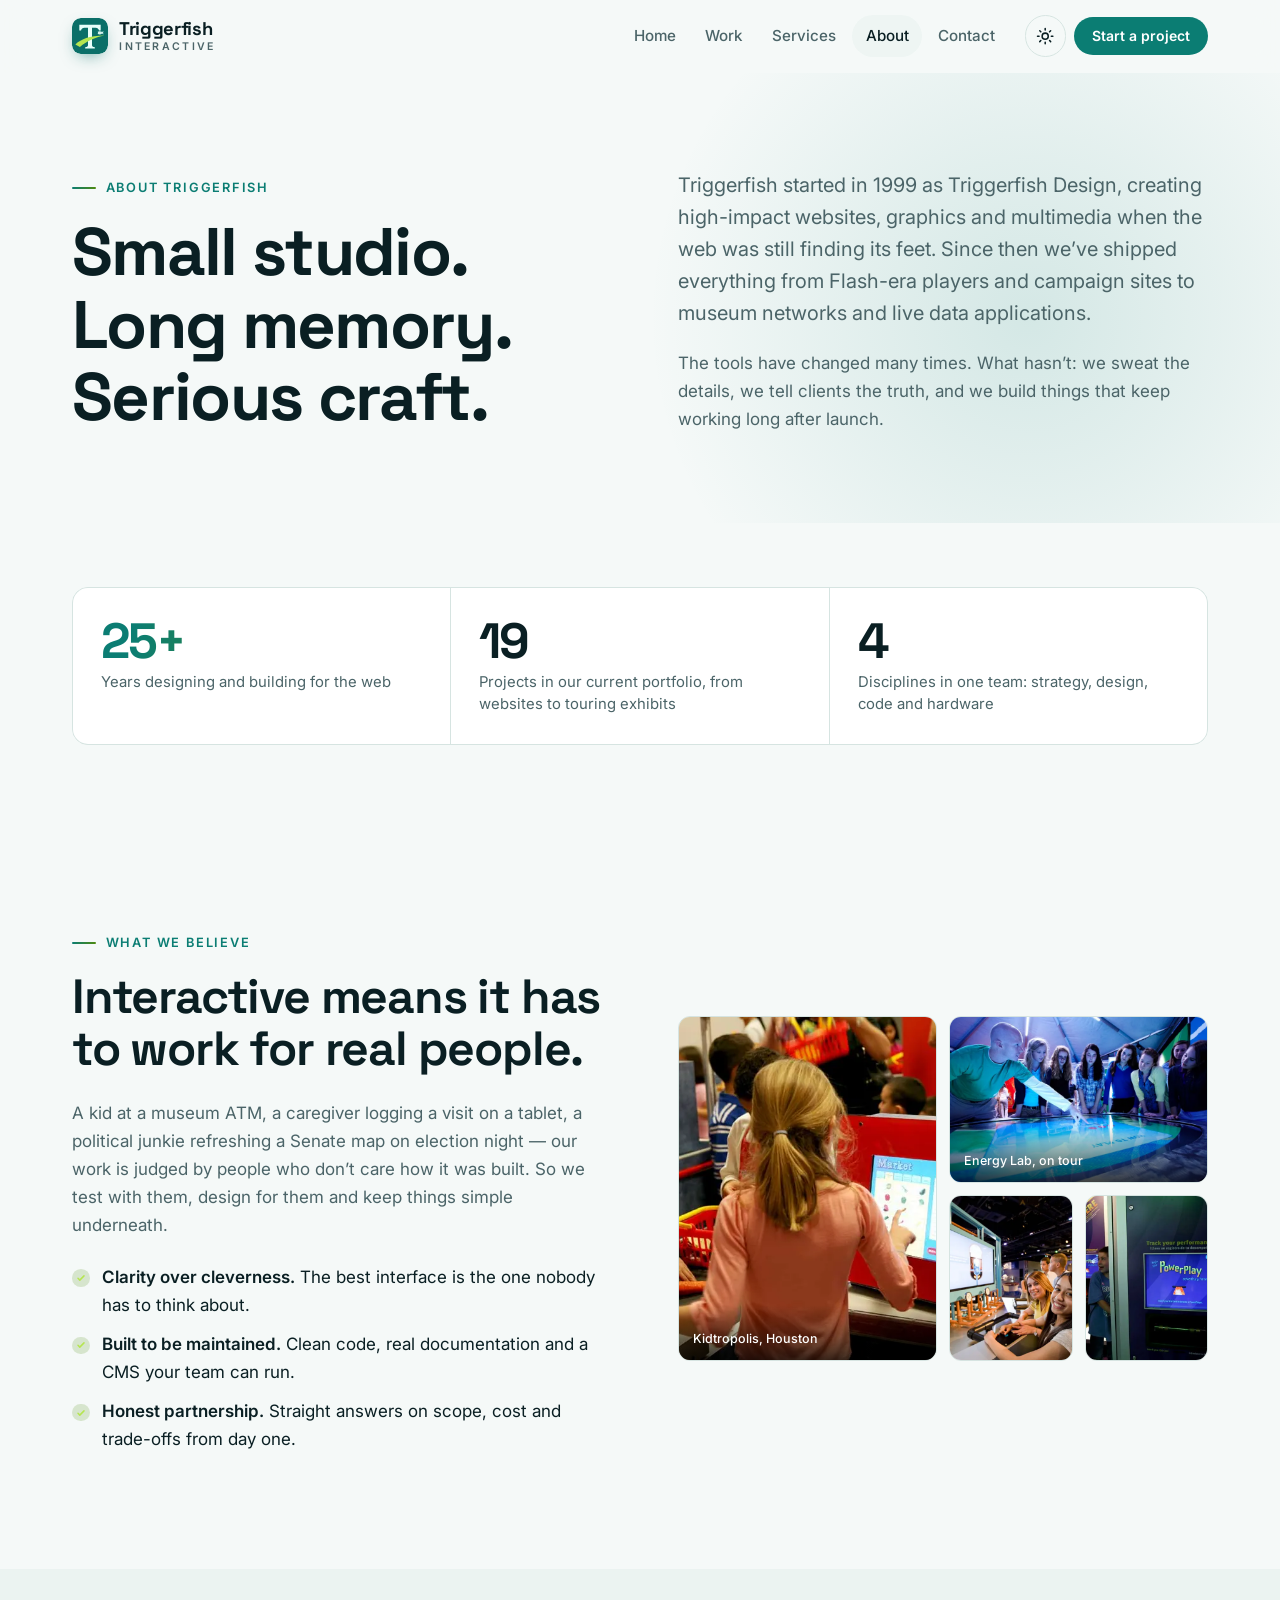
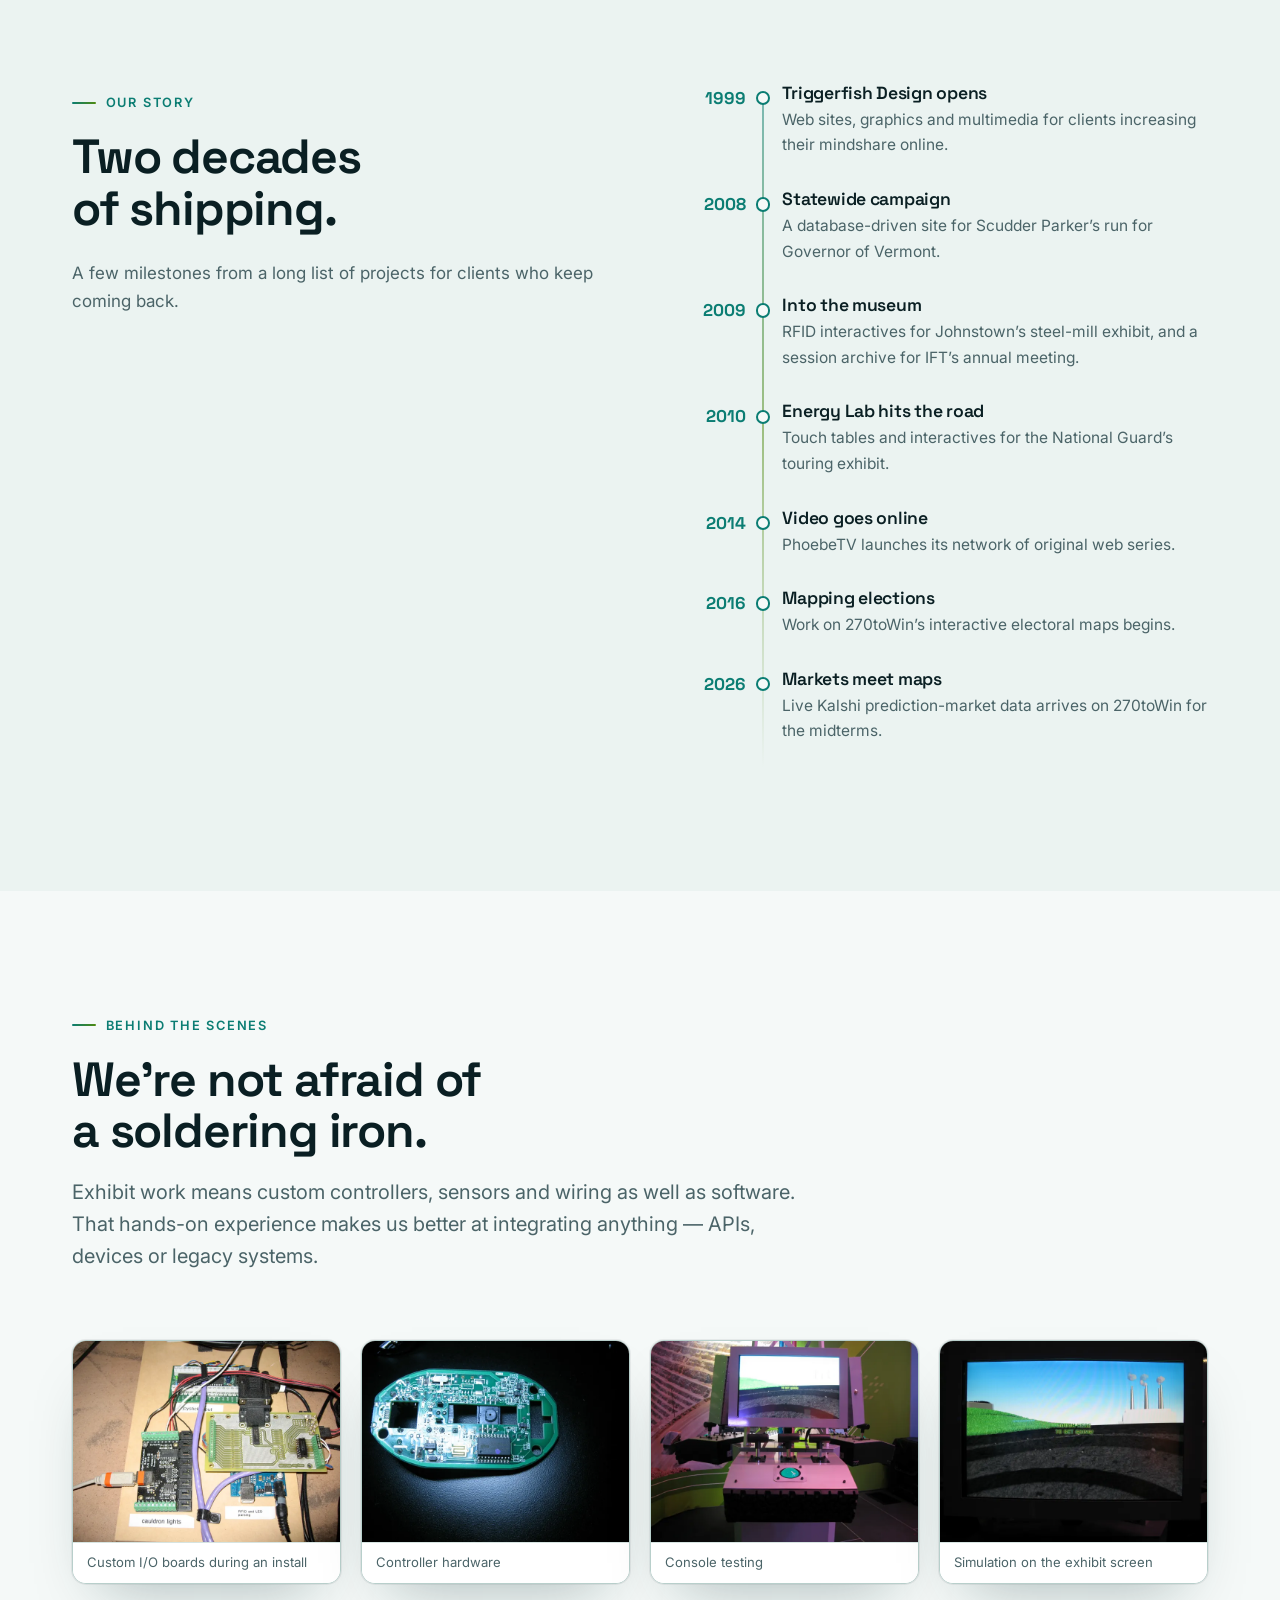
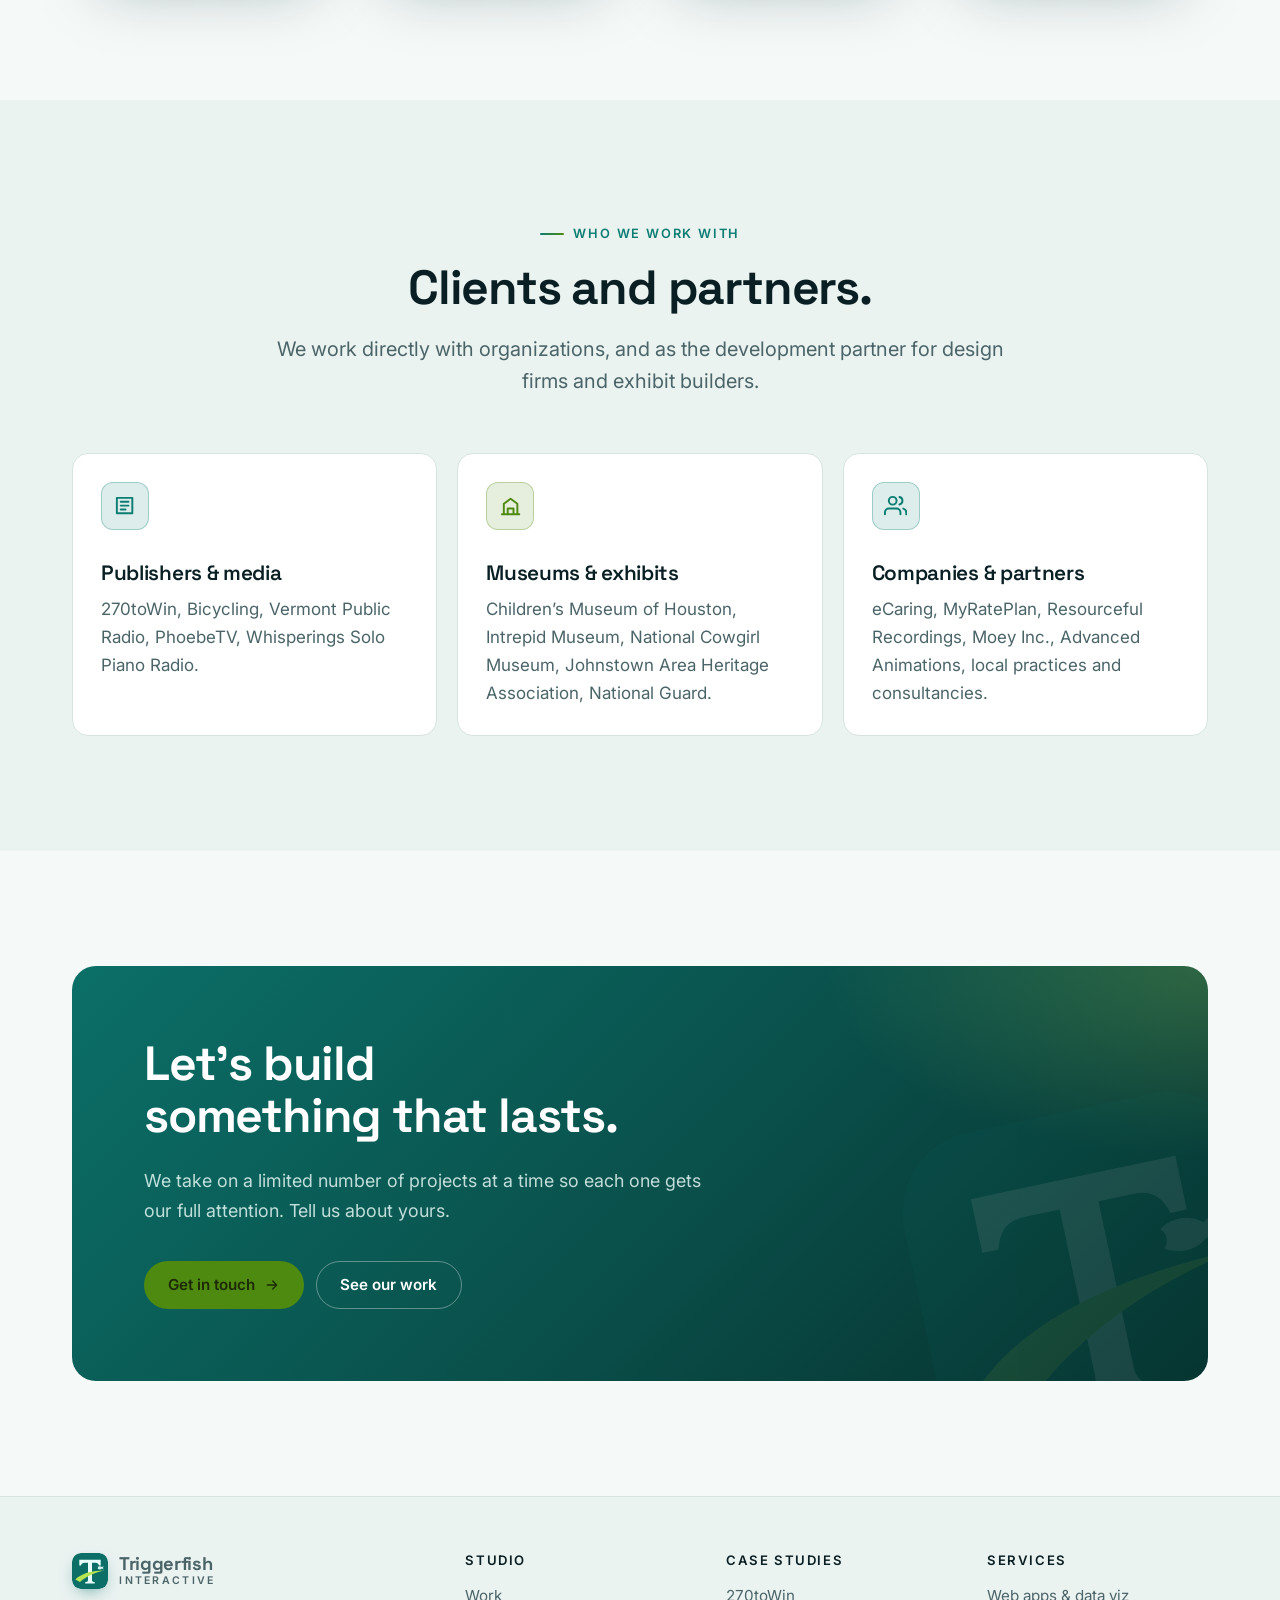
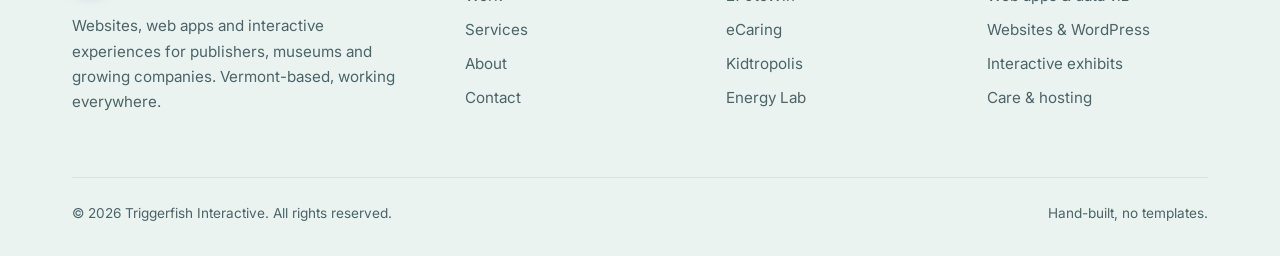
<file: about.html>
<!DOCTYPE html>
<html lang="en">
<head>
  <meta charset="utf-8">
  <meta name="viewport" content="width=device-width, initial-scale=1">
  <title>About — Triggerfish Interactive</title>
  <meta name="description" content="Since 1999, Triggerfish has built websites, web apps and interactive experiences for publishers, museums and growing companies.">
  <meta name="color-scheme" content="dark light">
  <meta name="theme-color" content="#061418">
  <meta property="og:type" content="website">
  <meta property="og:title" content="About — Triggerfish Interactive">
  <meta property="og:description" content="Since 1999, Triggerfish has built websites, web apps and interactive experiences for publishers, museums and growing companies.">
  <meta property="og:image" content="img/og-image.png">
  <meta name="twitter:card" content="summary_large_image">
  <link rel="icon" href="img/favicon.svg" type="image/svg+xml">
  <link rel="apple-touch-icon" href="img/apple-touch-icon.png">
  <link rel="preconnect" href="https://fonts.googleapis.com">
  <link rel="preconnect" href="https://fonts.gstatic.com" crossorigin>
  <link rel="stylesheet" href="https://fonts.googleapis.com/css2?family=Inter:wght@400;500;600;700&family=Space+Grotesk:wght@500;600;700&display=swap">
  <link rel="stylesheet" href="css/styles.css">
  <script>try{var t=localStorage.getItem('tf-theme');if(t)document.documentElement.dataset.theme=t}catch(e){}</script>
  <script src="js/main.js" defer></script>
</head>
<body>
  <a class="skip-link" href="#main">Skip to content</a>

  <header class="site-header">
    <div class="container header-inner">
      <a class="brand" href="index.html" aria-label="Triggerfish Interactive home">
        <img class="brand-mark" src="img/favicon.svg" alt="" width="36" height="36">
        <span class="brand-text"><span class="brand-name">Triggerfish</span><span class="brand-sub">Interactive</span></span>
      </a>
      <nav id="site-nav" class="site-nav" aria-label="Primary">
        <a href="index.html">Home</a>
        <a href="work.html">Work</a>
        <a href="services.html">Services</a>
        <a href="about.html" aria-current="page">About</a>
        <a href="contact.html">Contact</a>
      </nav>
      <div class="header-actions">
        <button class="icon-btn theme-toggle" type="button" aria-label="Toggle color theme">
          <svg class="icon-moon" viewBox="0 0 24 24" fill="none" stroke="currentColor" stroke-width="2" stroke-linecap="round" stroke-linejoin="round" aria-hidden="true"><path d="M21 12.8A9 9 0 1 1 11.2 3a7 7 0 0 0 9.8 9.8z"/></svg>
          <svg class="icon-sun" viewBox="0 0 24 24" fill="none" stroke="currentColor" stroke-width="2" stroke-linecap="round" stroke-linejoin="round" aria-hidden="true"><circle cx="12" cy="12" r="4"/><path d="M12 2v2M12 20v2M4.9 4.9l1.4 1.4M17.7 17.7l1.4 1.4M2 12h2M20 12h2M4.9 19.1l1.4-1.4M17.7 6.3l1.4-1.4"/></svg>
        </button>
        <a class="btn btn-sm header-cta" href="contact.html">Start a project</a>
        <button class="icon-btn nav-toggle" type="button" aria-expanded="false" aria-controls="site-nav" aria-label="Menu">
          <span></span><span></span>
        </button>
      </div>
    </div>
  </header>

  <main id="main">
    <section class="page-hero">
      <div class="container split top">
        <div>
          <span class="eyebrow">About Triggerfish</span>
          <h1>Small studio. Long memory. Serious craft.</h1>
        </div>
        <div>
          <p class="lead mt-0">Triggerfish started in 1999 as Triggerfish Design, creating high-impact websites, graphics and multimedia when the web was still finding its feet. Since then we’ve shipped everything from Flash-era players and campaign sites to museum networks and live data applications.</p>
          <p class="muted">The tools have changed many times. What hasn’t: we sweat the details, we tell clients the truth, and we build things that keep working long after launch.</p>
        </div>
      </div>
    </section>

    <section class="section-tight">
      <div class="container">
        <div class="stats reveal">
          <div class="stat"><strong class="text-gradient">25+</strong><span>Years designing and building for the web</span></div>
          <div class="stat"><strong>19</strong><span>Projects in our current portfolio, from websites to touring exhibits</span></div>
          <div class="stat"><strong>4</strong><span>Disciplines in one team: strategy, design, code and hardware</span></div>
        </div>
      </div>
    </section>

    <section class="section">
      <div class="container split">
        <div class="reveal">
          <span class="eyebrow">What we believe</span>
          <h2>Interactive means it has to work for real people.</h2>
          <p class="muted">A kid at a museum ATM, a caregiver logging a visit on a tablet, a political junkie refreshing a Senate map on election night — our work is judged by people who don’t care how it was built. So we test with them, design for them and keep things simple underneath.</p>
          <ul class="checklist">
            <li><strong>Clarity over cleverness.</strong> The best interface is the one nobody has to think about.</li>
            <li><strong>Built to be maintained.</strong> Clean code, real documentation and a CMS your team can run.</li>
            <li><strong>Honest partnership.</strong> Straight answers on scope, cost and trade-offs from day one.</li>
          </ul>
        </div>
        <div class="mosaic reveal" aria-label="Our work in the field">
          <figure class="m1"><img src="img/work/kidtropolis-bank-card.webp" alt="Children using a Kidtropolis kiosk" width="720" height="540" loading="lazy"><figcaption>Kidtropolis, Houston</figcaption></figure>
          <figure class="m2"><img src="img/work/energylab-crowd-card.webp" alt="Students at an Energy Lab touch table" width="720" height="540" loading="lazy"><figcaption>Energy Lab, on tour</figcaption></figure>
          <figure><img src="img/work/intrepid-buoyancy-card.webp" alt="Intrepid Exploreum buoyancy interactive" width="720" height="540" loading="lazy"></figure>
          <figure><img src="img/work/powerplay-tracker-card.webp" alt="Powerplay fitness tracker kiosk" width="720" height="540" loading="lazy"></figure>
        </div>
      </div>
    </section>

    <section class="section section-alt">
      <div class="container split top">
        <div class="reveal">
          <span class="eyebrow">Our story</span>
          <h2>Two decades of shipping.</h2>
          <p class="muted">A few milestones from a long list of projects for clients who keep coming back.</p>
        </div>
        <ol class="timeline reveal">
          <li><span class="year">1999</span><div><h3>Triggerfish Design opens</h3><p>Web sites, graphics and multimedia for clients increasing their mindshare online.</p></div></li>
          <li><span class="year">2008</span><div><h3>Statewide campaign</h3><p>A database-driven site for Scudder Parker’s run for Governor of Vermont.</p></div></li>
          <li><span class="year">2009</span><div><h3>Into the museum</h3><p>RFID interactives for Johnstown’s steel-mill exhibit, and a session archive for IFT’s annual meeting.</p></div></li>
          <li><span class="year">2010</span><div><h3>Energy Lab hits the road</h3><p>Touch tables and interactives for the National Guard’s touring exhibit.</p></div></li>
          <li><span class="year">2014</span><div><h3>Video goes online</h3><p>PhoebeTV launches its network of original web series.</p></div></li>
          <li><span class="year">2016</span><div><h3>Mapping elections</h3><p>Work on 270toWin’s interactive electoral maps begins.</p></div></li>
          <li><span class="year">2026</span><div><h3>Markets meet maps</h3><p>Live Kalshi prediction-market data arrives on 270toWin for the midterms.</p></div></li>
        </ol>
      </div>
    </section>

    <section class="section">
      <div class="container">
        <div class="section-head-row">
          <div class="section-head">
            <span class="eyebrow">Behind the scenes</span>
            <h2>We’re not afraid of a soldering iron.</h2>
            <p class="lead">Exhibit work means custom controllers, sensors and wiring as well as software. That hands-on experience makes us better at integrating anything — APIs, devices or legacy systems.</p>
          </div>
        </div>
        <div class="grid grid-4" data-stagger>
          <figure class="shot reveal" style="cursor:default"><img src="img/work/lab-boards-card.webp" alt="Custom I/O boards" width="720" height="540" loading="lazy"><figcaption>Custom I/O boards during an install</figcaption></figure>
          <figure class="shot reveal" style="cursor:default"><img src="img/work/lab-circuit-card.webp" alt="A controller circuit board" width="720" height="540" loading="lazy"><figcaption>Controller hardware</figcaption></figure>
          <figure class="shot reveal" style="cursor:default"><img src="img/work/lab-console-card.webp" alt="An exhibit console under test" width="720" height="540" loading="lazy"><figcaption>Console testing</figcaption></figure>
          <figure class="shot reveal" style="cursor:default"><img src="img/work/lab-sim-card.webp" alt="A wind-energy simulation running on an exhibit screen" width="720" height="540" loading="lazy"><figcaption>Simulation on the exhibit screen</figcaption></figure>
        </div>
      </div>
    </section>

    <section class="section section-alt">
      <div class="container">
        <div class="section-head center">
          <span class="eyebrow">Who we work with</span>
          <h2>Clients and partners.</h2>
          <p class="lead">We work directly with organizations, and as the development partner for design firms and exhibit builders.</p>
        </div>
        <div class="grid grid-3" data-stagger>
          <article class="card reveal">
            <span class="icon-tile"><svg viewBox="0 0 24 24" fill="none" stroke="currentColor" stroke-width="2" stroke-linecap="round" stroke-linejoin="round" aria-hidden="true"><path d="M4 4h16v16H4z"/><path d="M8 8h8M8 12h8M8 16h5"/></svg></span>
            <h3 class="mt-2">Publishers &amp; media</h3>
            <p class="muted">270toWin, Bicycling, Vermont Public Radio, PhoebeTV, Whisperings Solo Piano Radio.</p>
          </article>
          <article class="card reveal">
            <span class="icon-tile lime"><svg viewBox="0 0 24 24" fill="none" stroke="currentColor" stroke-width="2" stroke-linecap="round" stroke-linejoin="round" aria-hidden="true"><path d="M3 21h18M5 21V10l7-5 7 5v11M9 21v-6h6v6"/></svg></span>
            <h3 class="mt-2">Museums &amp; exhibits</h3>
            <p class="muted">Children’s Museum of Houston, Intrepid Museum, National Cowgirl Museum, Johnstown Area Heritage Association, National Guard.</p>
          </article>
          <article class="card reveal">
            <span class="icon-tile"><svg viewBox="0 0 24 24" fill="none" stroke="currentColor" stroke-width="2" stroke-linecap="round" stroke-linejoin="round" aria-hidden="true"><path d="M17 21v-2a4 4 0 0 0-4-4H5a4 4 0 0 0-4 4v2"/><circle cx="9" cy="7" r="4"/><path d="M23 21v-2a4 4 0 0 0-3-3.9M16 3.1a4 4 0 0 1 0 7.8"/></svg></span>
            <h3 class="mt-2">Companies &amp; partners</h3>
            <p class="muted">eCaring, MyRatePlan, Resourceful Recordings, Moey Inc., Advanced Animations, local practices and consultancies.</p>
          </article>
        </div>
      </div>
    </section>

    <section class="section">
      <div class="container">
        <div class="cta-band reveal">
          <h2>Let’s build something that lasts.</h2>
          <p>We take on a limited number of projects at a time so each one gets our full attention. Tell us about yours.</p>
          <div class="btn-row">
            <a class="btn" href="contact.html">Get in touch
              <svg viewBox="0 0 24 24" fill="none" stroke="currentColor" stroke-width="2" stroke-linecap="round" stroke-linejoin="round" aria-hidden="true"><path d="M5 12h14M13 6l6 6-6 6"/></svg>
            </a>
            <a class="btn btn-ghost" href="work.html">See our work</a>
          </div>
        </div>
      </div>
    </section>
  </main>


  

  <footer class="site-footer">
    <div class="container">
      <div class="footer-grid">
        <div class="footer-about">
          <a class="brand" href="index.html" aria-label="Triggerfish Interactive home">
            <img class="brand-mark" src="img/favicon.svg" alt="" width="36" height="36">
            <span class="brand-text"><span class="brand-name">Triggerfish</span><span class="brand-sub">Interactive</span></span>
          </a>
          <p>Websites, web apps and interactive experiences for publishers, museums and growing companies. Vermont-based, working everywhere.</p>
        </div>
        <div>
          <h4>Studio</h4>
          <ul>
            <li><a href="work.html">Work</a></li>
            <li><a href="services.html">Services</a></li>
            <li><a href="about.html">About</a></li>
            <li><a href="contact.html">Contact</a></li>
          </ul>
        </div>
        <div>
          <h4>Case studies</h4>
          <ul>
            <li><a href="work/270towin.html">270toWin</a></li>
            <li><a href="work/ecaring.html">eCaring</a></li>
            <li><a href="work.html#kidtropolis">Kidtropolis</a></li>
            <li><a href="work.html#energy-lab">Energy Lab</a></li>
          </ul>
        </div>
        <div>
          <h4>Services</h4>
          <ul>
            <li><a href="services.html#web-apps">Web apps &amp; data viz</a></li>
            <li><a href="services.html#websites">Websites &amp; WordPress</a></li>
            <li><a href="services.html#exhibits">Interactive exhibits</a></li>
            <li><a href="services.html#care">Care &amp; hosting</a></li>
          </ul>
        </div>
      </div>
      <div class="footer-bottom">
        <span>&copy; <span data-year>2026</span> Triggerfish Interactive. All rights reserved.</span>
        <span>Hand-built, no templates.</span>
      </div>
    </div>
  </footer>
</body>
</html>
</file>
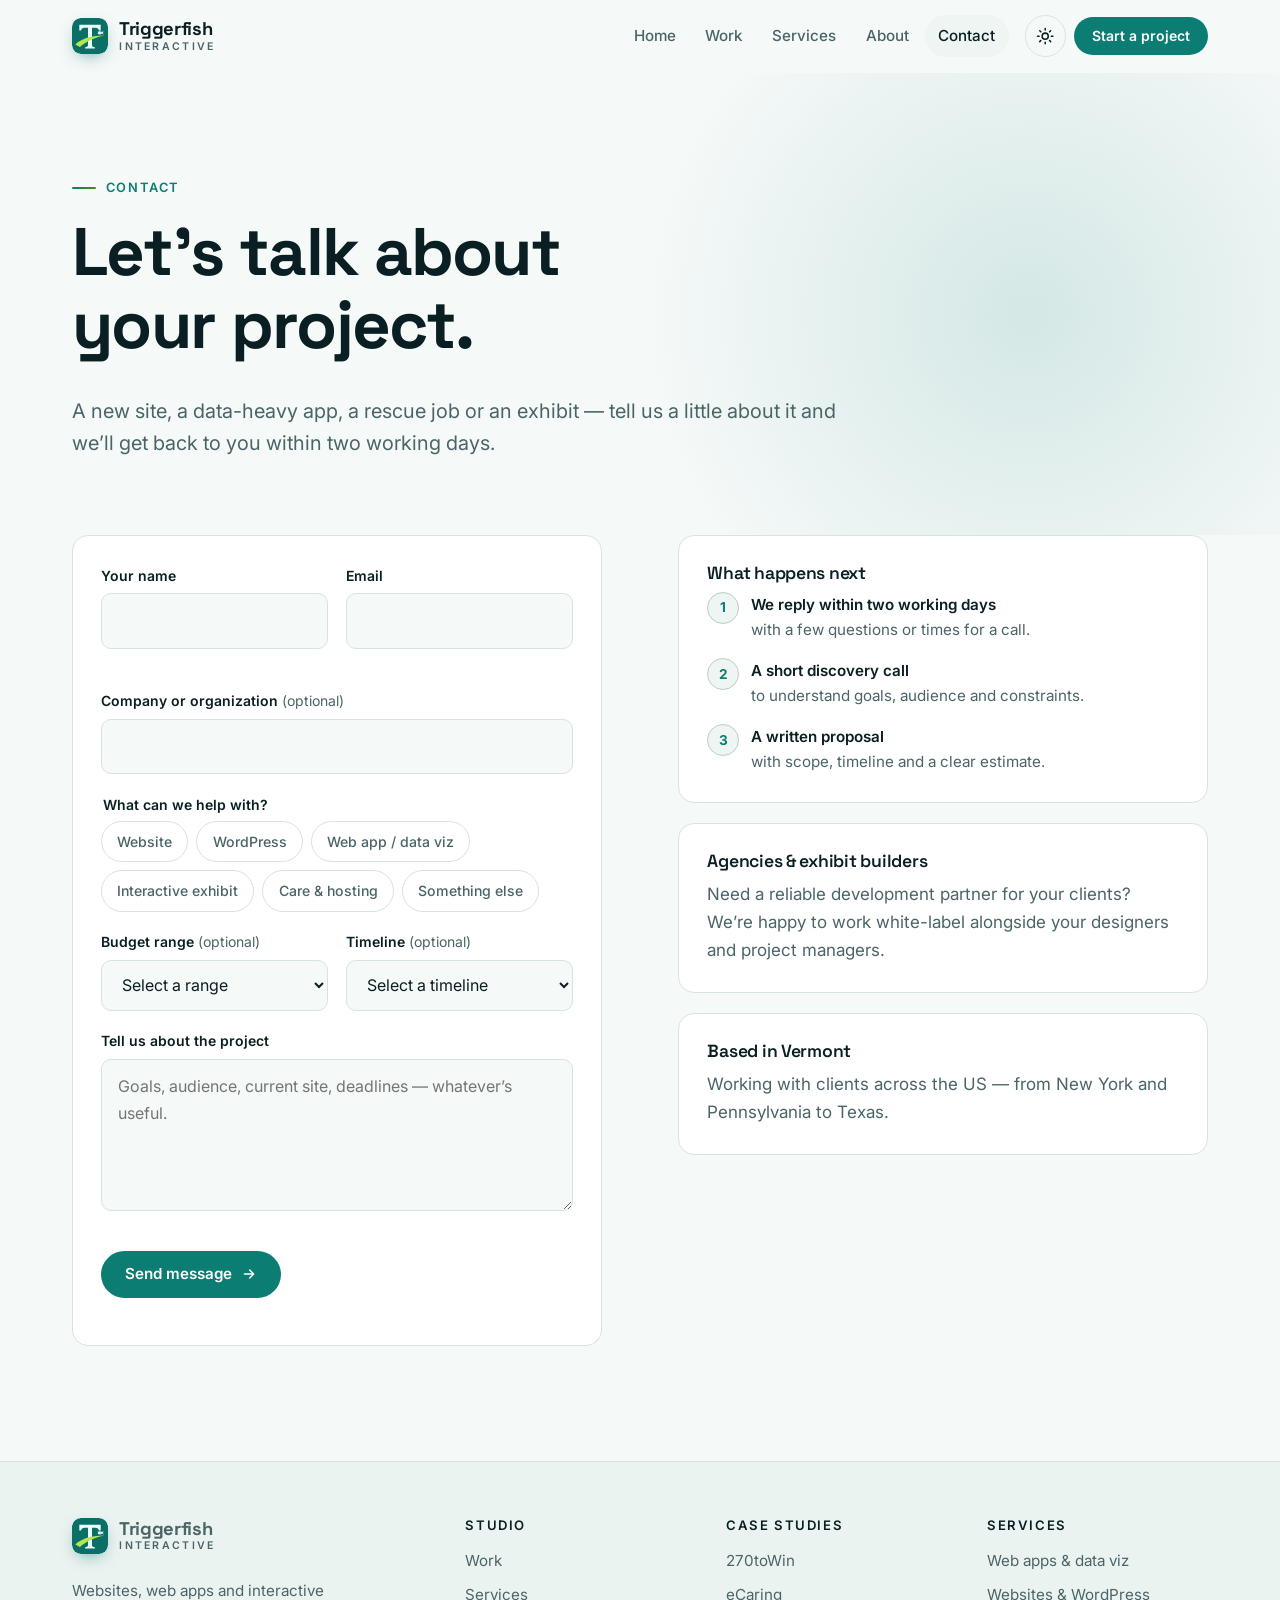
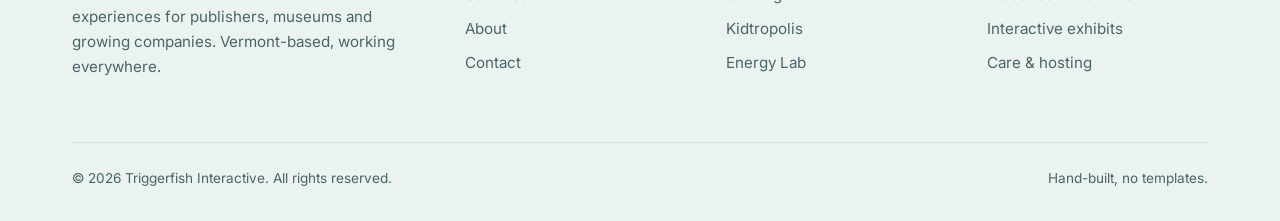
<file: contact.html>
<!DOCTYPE html>
<html lang="en">
<head>
  <meta charset="utf-8">
  <meta name="viewport" content="width=device-width, initial-scale=1">
  <title>Contact — Triggerfish Interactive</title>
  <meta name="description" content="Tell Triggerfish Interactive about your website, web app or interactive project. We reply within two working days.">
  <meta name="color-scheme" content="dark light">
  <meta name="theme-color" content="#061418">
  <meta property="og:type" content="website">
  <meta property="og:title" content="Contact — Triggerfish Interactive">
  <meta property="og:description" content="Tell Triggerfish Interactive about your website, web app or interactive project. We reply within two working days.">
  <meta property="og:image" content="img/og-image.png">
  <meta name="twitter:card" content="summary_large_image">
  <link rel="icon" href="img/favicon.svg" type="image/svg+xml">
  <link rel="apple-touch-icon" href="img/apple-touch-icon.png">
  <link rel="preconnect" href="https://fonts.googleapis.com">
  <link rel="preconnect" href="https://fonts.gstatic.com" crossorigin>
  <link rel="stylesheet" href="https://fonts.googleapis.com/css2?family=Inter:wght@400;500;600;700&family=Space+Grotesk:wght@500;600;700&display=swap">
  <link rel="stylesheet" href="css/styles.css">
  <script>try{var t=localStorage.getItem('tf-theme');if(t)document.documentElement.dataset.theme=t}catch(e){}</script>
  <script src="js/main.js" defer></script>
</head>
<body>
  <a class="skip-link" href="#main">Skip to content</a>

  <header class="site-header">
    <div class="container header-inner">
      <a class="brand" href="index.html" aria-label="Triggerfish Interactive home">
        <img class="brand-mark" src="img/favicon.svg" alt="" width="36" height="36">
        <span class="brand-text"><span class="brand-name">Triggerfish</span><span class="brand-sub">Interactive</span></span>
      </a>
      <nav id="site-nav" class="site-nav" aria-label="Primary">
        <a href="index.html">Home</a>
        <a href="work.html">Work</a>
        <a href="services.html">Services</a>
        <a href="about.html">About</a>
        <a href="contact.html" aria-current="page">Contact</a>
      </nav>
      <div class="header-actions">
        <button class="icon-btn theme-toggle" type="button" aria-label="Toggle color theme">
          <svg class="icon-moon" viewBox="0 0 24 24" fill="none" stroke="currentColor" stroke-width="2" stroke-linecap="round" stroke-linejoin="round" aria-hidden="true"><path d="M21 12.8A9 9 0 1 1 11.2 3a7 7 0 0 0 9.8 9.8z"/></svg>
          <svg class="icon-sun" viewBox="0 0 24 24" fill="none" stroke="currentColor" stroke-width="2" stroke-linecap="round" stroke-linejoin="round" aria-hidden="true"><circle cx="12" cy="12" r="4"/><path d="M12 2v2M12 20v2M4.9 4.9l1.4 1.4M17.7 17.7l1.4 1.4M2 12h2M20 12h2M4.9 19.1l1.4-1.4M17.7 6.3l1.4-1.4"/></svg>
        </button>
        <a class="btn btn-sm header-cta" href="contact.html">Start a project</a>
        <button class="icon-btn nav-toggle" type="button" aria-expanded="false" aria-controls="site-nav" aria-label="Menu">
          <span></span><span></span>
        </button>
      </div>
    </div>
  </header>

  <main id="main">
    <section class="page-hero">
      <div class="container">
        <span class="eyebrow">Contact</span>
        <h1>Let’s talk about your project.</h1>
        <p class="lead">A new site, a data-heavy app, a rescue job or an exhibit — tell us a little about it and we’ll get back to you within two working days.</p>
      </div>
    </section>

    <section class="section" style="padding-top:0">
      <div class="container split top">
        <!-- Set data-endpoint to the deployed form handler, e.g. https://YOUR-HANDLER-HOST/contact/ (see form-handler/README.md). -->
        <form id="contact-form" class="form card reveal" novalidate data-endpoint="https://tfish.net/api/contact/">
          <div class="form-row">
            <div class="field">
              <label for="name">Your name</label>
              <input id="name" name="name" type="text" autocomplete="name" required aria-describedby="name-error">
              <span id="name-error" class="error" aria-live="polite"></span>
            </div>
            <div class="field">
              <label for="email">Email</label>
              <input id="email" name="email" type="email" autocomplete="email" required aria-describedby="email-error">
              <span id="email-error" class="error" aria-live="polite"></span>
            </div>
          </div>
          <div class="field">
            <label for="company">Company or organization <span class="optional">(optional)</span></label>
            <input id="company" name="company" type="text" autocomplete="organization">
          </div>
          <fieldset class="field">
            <legend>What can we help with?</legend>
            <div class="chips">
              <label><input type="checkbox" name="services" value="Website"><span>Website</span></label>
              <label><input type="checkbox" name="services" value="WordPress"><span>WordPress</span></label>
              <label><input type="checkbox" name="services" value="Web app / data viz"><span>Web app / data viz</span></label>
              <label><input type="checkbox" name="services" value="Interactive exhibit"><span>Interactive exhibit</span></label>
              <label><input type="checkbox" name="services" value="Care & hosting"><span>Care &amp; hosting</span></label>
              <label><input type="checkbox" name="services" value="Something else"><span>Something else</span></label>
            </div>
          </fieldset>
          <div class="form-row">
            <div class="field">
              <label for="budget">Budget range <span class="optional">(optional)</span></label>
              <select id="budget" name="budget">
                <option value="">Select a range</option>
                <option>Under $10k</option>
                <option>$10k – $25k</option>
                <option>$25k – $50k</option>
                <option>$50k – $100k</option>
                <option>$100k+</option>
                <option>Not sure yet</option>
              </select>
            </div>
            <div class="field">
              <label for="timeline">Timeline <span class="optional">(optional)</span></label>
              <select id="timeline" name="timeline">
                <option value="">Select a timeline</option>
                <option>As soon as possible</option>
                <option>1–3 months</option>
                <option>3–6 months</option>
                <option>Just exploring</option>
              </select>
            </div>
          </div>
          <div class="field">
            <label for="message">Tell us about the project</label>
            <textarea id="message" name="message" required aria-describedby="message-error" placeholder="Goals, audience, current site, deadlines — whatever’s useful."></textarea>
            <span id="message-error" class="error" aria-live="polite"></span>
          </div>
          <div class="visually-hidden" aria-hidden="true">
            <label for="website">Leave this field empty</label>
            <input id="website" name="website" type="text" tabindex="-1" autocomplete="off">
          </div>
          <div>
            <button class="btn" type="submit">Send message
              <svg viewBox="0 0 24 24" fill="none" stroke="currentColor" stroke-width="2" stroke-linecap="round" stroke-linejoin="round" aria-hidden="true"><path d="M5 12h14M13 6l6 6-6 6"/></svg>
            </button>
          </div>
          <p class="form-status" role="status"></p>
        </form>

        <aside class="contact-aside reveal">
          <div class="card">
            <h3>What happens next</h3>
            <ol class="steps-mini">
              <li><div><strong>We reply within two working days</strong>with a few questions or times for a call.</div></li>
              <li><div><strong>A short discovery call</strong>to understand goals, audience and constraints.</div></li>
              <li><div><strong>A written proposal</strong>with scope, timeline and a clear estimate.</div></li>
            </ol>
          </div>
          <div class="card">
            <h3>Agencies &amp; exhibit builders</h3>
            <p class="muted">Need a reliable development partner for your clients? We’re happy to work white-label alongside your designers and project managers.</p>
          </div>
          <div class="card">
            <h3>Based in Vermont</h3>
            <p class="muted">Working with clients across the US — from New York and Pennsylvania to Texas.</p>
          </div>
        </aside>
      </div>
    </section>
  </main>


  

  <footer class="site-footer">
    <div class="container">
      <div class="footer-grid">
        <div class="footer-about">
          <a class="brand" href="index.html" aria-label="Triggerfish Interactive home">
            <img class="brand-mark" src="img/favicon.svg" alt="" width="36" height="36">
            <span class="brand-text"><span class="brand-name">Triggerfish</span><span class="brand-sub">Interactive</span></span>
          </a>
          <p>Websites, web apps and interactive experiences for publishers, museums and growing companies. Vermont-based, working everywhere.</p>
        </div>
        <div>
          <h4>Studio</h4>
          <ul>
            <li><a href="work.html">Work</a></li>
            <li><a href="services.html">Services</a></li>
            <li><a href="about.html">About</a></li>
            <li><a href="contact.html">Contact</a></li>
          </ul>
        </div>
        <div>
          <h4>Case studies</h4>
          <ul>
            <li><a href="work/270towin.html">270toWin</a></li>
            <li><a href="work/ecaring.html">eCaring</a></li>
            <li><a href="work.html#kidtropolis">Kidtropolis</a></li>
            <li><a href="work.html#energy-lab">Energy Lab</a></li>
          </ul>
        </div>
        <div>
          <h4>Services</h4>
          <ul>
            <li><a href="services.html#web-apps">Web apps &amp; data viz</a></li>
            <li><a href="services.html#websites">Websites &amp; WordPress</a></li>
            <li><a href="services.html#exhibits">Interactive exhibits</a></li>
            <li><a href="services.html#care">Care &amp; hosting</a></li>
          </ul>
        </div>
      </div>
      <div class="footer-bottom">
        <span>&copy; <span data-year>2026</span> Triggerfish Interactive. All rights reserved.</span>
        <span>Hand-built, no templates.</span>
      </div>
    </div>
  </footer>
</body>
</html>
</file>
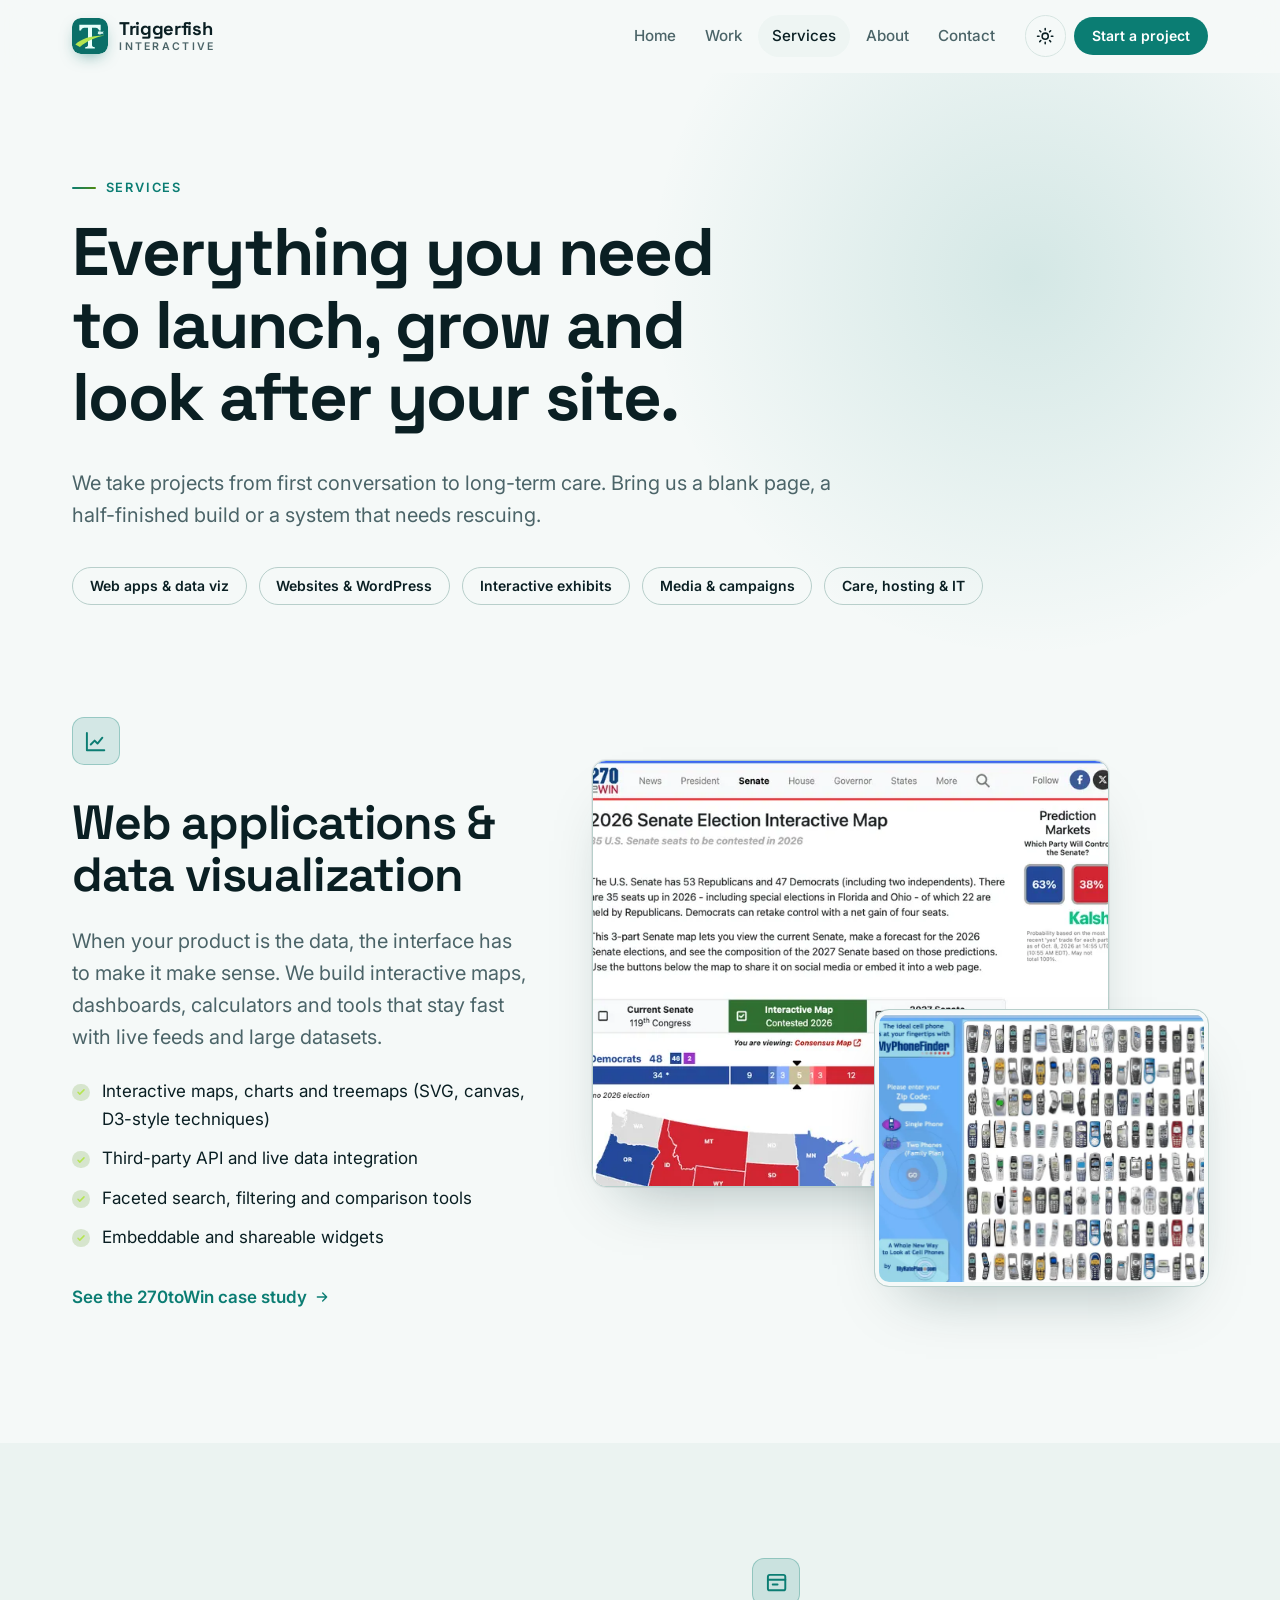
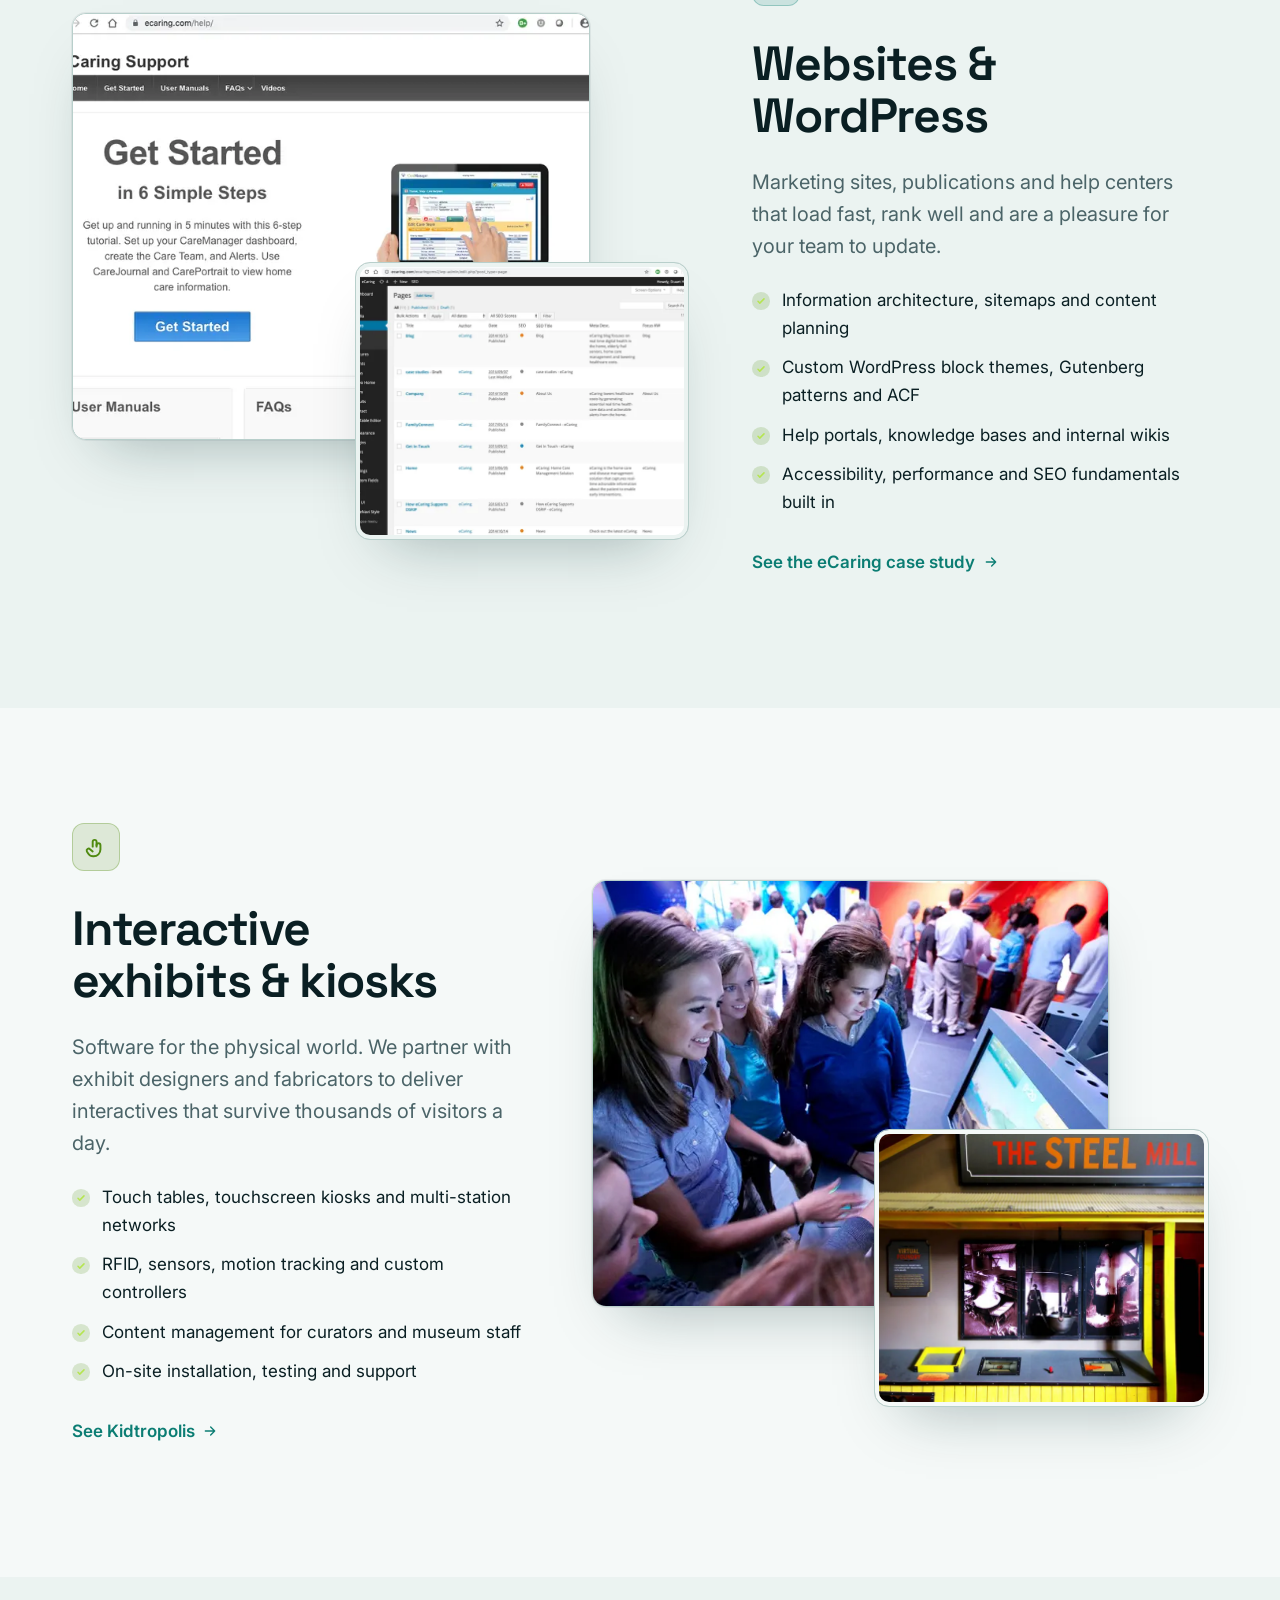
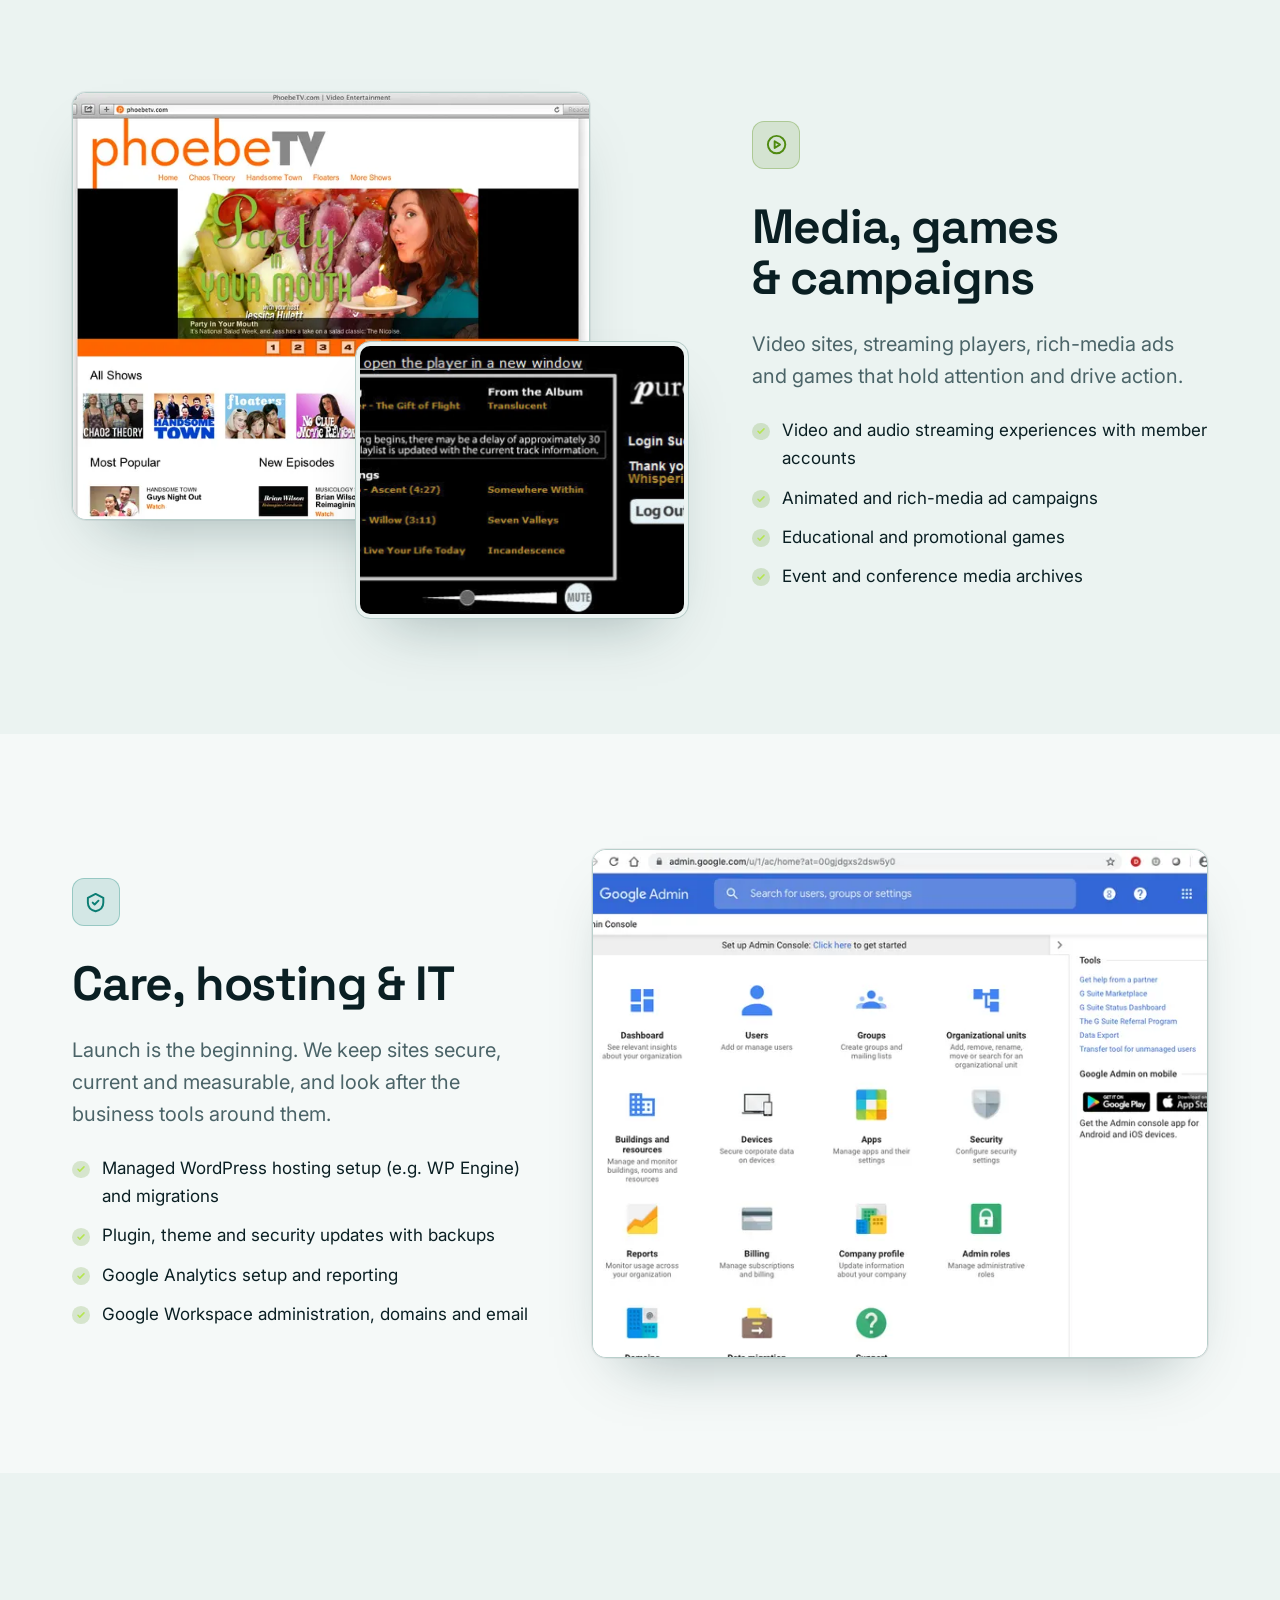
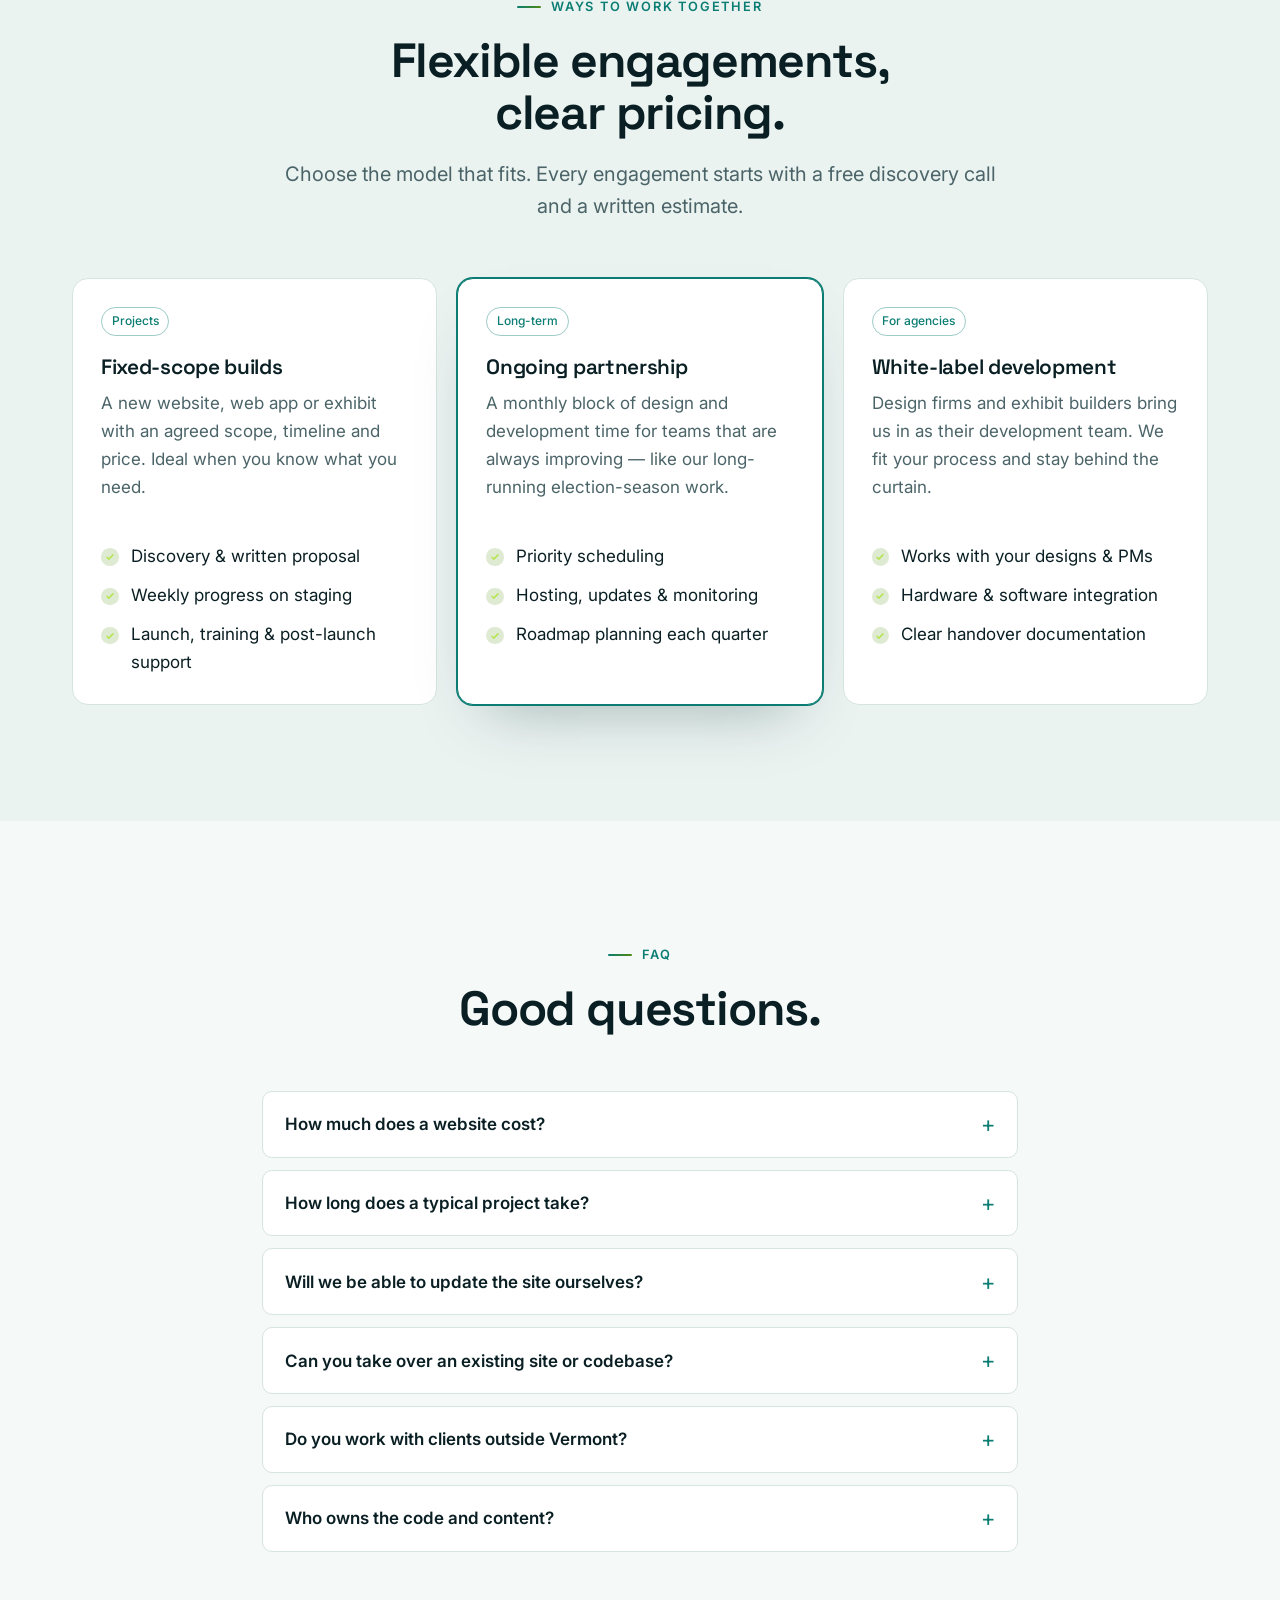
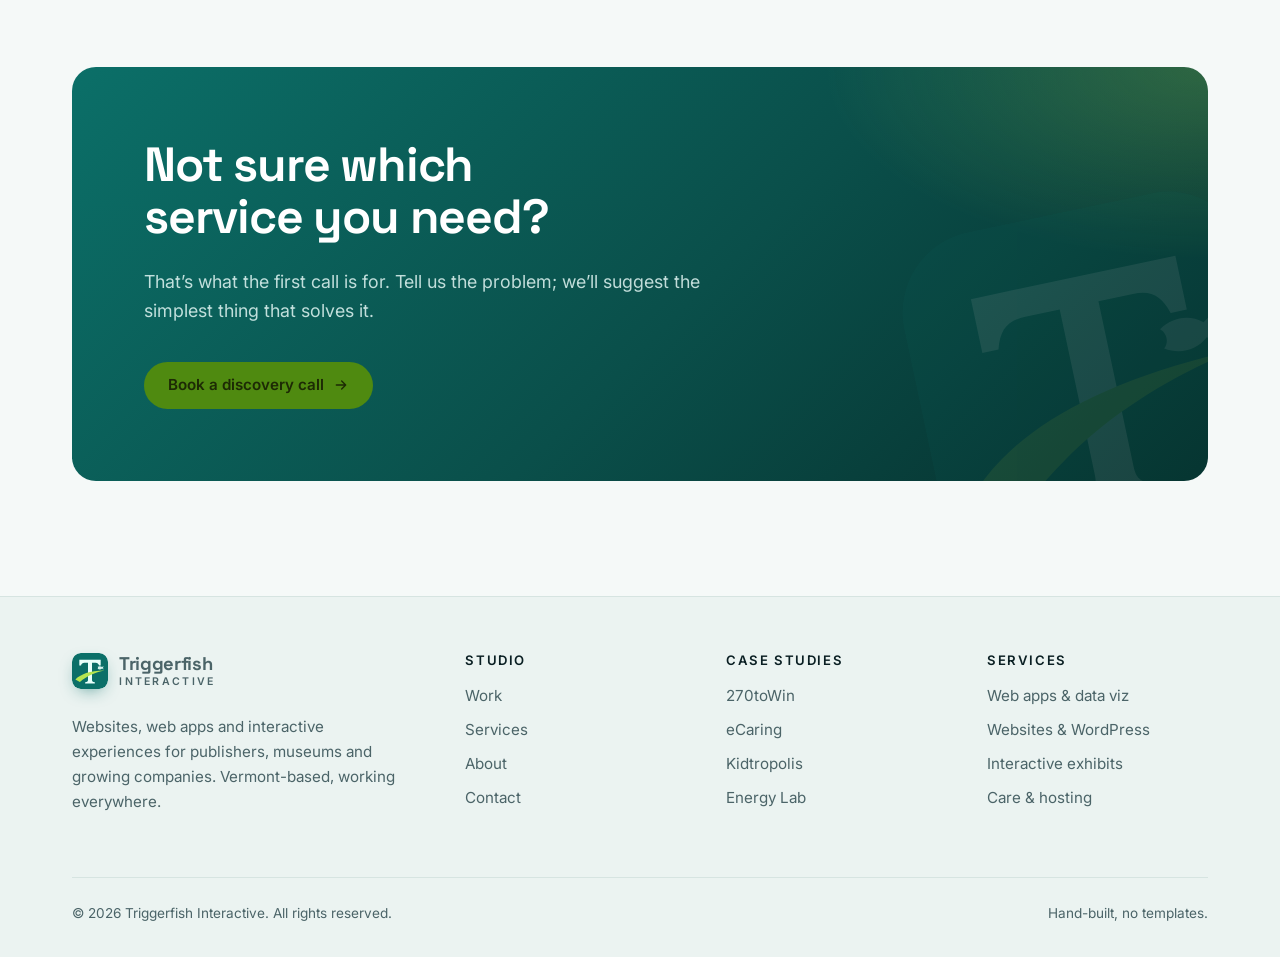
<file: services.html>
<!DOCTYPE html>
<html lang="en">
<head>
  <meta charset="utf-8">
  <meta name="viewport" content="width=device-width, initial-scale=1">
  <title>Services — Triggerfish Interactive</title>
  <meta name="description" content="Custom web applications, data visualization, WordPress websites, interactive exhibits, and ongoing care and hosting from Triggerfish Interactive.">
  <meta name="color-scheme" content="dark light">
  <meta name="theme-color" content="#061418">
  <meta property="og:type" content="website">
  <meta property="og:title" content="Services — Triggerfish Interactive">
  <meta property="og:description" content="Custom web applications, data visualization, WordPress websites, interactive exhibits, and ongoing care and hosting from Triggerfish Interactive.">
  <meta property="og:image" content="img/og-image.png">
  <meta name="twitter:card" content="summary_large_image">
  <link rel="icon" href="img/favicon.svg" type="image/svg+xml">
  <link rel="apple-touch-icon" href="img/apple-touch-icon.png">
  <link rel="preconnect" href="https://fonts.googleapis.com">
  <link rel="preconnect" href="https://fonts.gstatic.com" crossorigin>
  <link rel="stylesheet" href="https://fonts.googleapis.com/css2?family=Inter:wght@400;500;600;700&family=Space+Grotesk:wght@500;600;700&display=swap">
  <link rel="stylesheet" href="css/styles.css">
  <script>try{var t=localStorage.getItem('tf-theme');if(t)document.documentElement.dataset.theme=t}catch(e){}</script>
  <script src="js/main.js" defer></script>
</head>
<body>
  <a class="skip-link" href="#main">Skip to content</a>

  <header class="site-header">
    <div class="container header-inner">
      <a class="brand" href="index.html" aria-label="Triggerfish Interactive home">
        <img class="brand-mark" src="img/favicon.svg" alt="" width="36" height="36">
        <span class="brand-text"><span class="brand-name">Triggerfish</span><span class="brand-sub">Interactive</span></span>
      </a>
      <nav id="site-nav" class="site-nav" aria-label="Primary">
        <a href="index.html">Home</a>
        <a href="work.html">Work</a>
        <a href="services.html" aria-current="page">Services</a>
        <a href="about.html">About</a>
        <a href="contact.html">Contact</a>
      </nav>
      <div class="header-actions">
        <button class="icon-btn theme-toggle" type="button" aria-label="Toggle color theme">
          <svg class="icon-moon" viewBox="0 0 24 24" fill="none" stroke="currentColor" stroke-width="2" stroke-linecap="round" stroke-linejoin="round" aria-hidden="true"><path d="M21 12.8A9 9 0 1 1 11.2 3a7 7 0 0 0 9.8 9.8z"/></svg>
          <svg class="icon-sun" viewBox="0 0 24 24" fill="none" stroke="currentColor" stroke-width="2" stroke-linecap="round" stroke-linejoin="round" aria-hidden="true"><circle cx="12" cy="12" r="4"/><path d="M12 2v2M12 20v2M4.9 4.9l1.4 1.4M17.7 17.7l1.4 1.4M2 12h2M20 12h2M4.9 19.1l1.4-1.4M17.7 6.3l1.4-1.4"/></svg>
        </button>
        <a class="btn btn-sm header-cta" href="contact.html">Start a project</a>
        <button class="icon-btn nav-toggle" type="button" aria-expanded="false" aria-controls="site-nav" aria-label="Menu">
          <span></span><span></span>
        </button>
      </div>
    </div>
  </header>

  <main id="main">
    <section class="page-hero">
      <div class="container">
        <span class="eyebrow">Services</span>
        <h1>Everything you need to launch, grow and look after your site.</h1>
        <p class="lead">We take projects from first conversation to long-term care. Bring us a blank page, a half-finished build or a system that needs rescuing.</p>
        <div class="btn-row">
          <a class="btn btn-ghost btn-sm" href="#web-apps">Web apps &amp; data viz</a>
          <a class="btn btn-ghost btn-sm" href="#websites">Websites &amp; WordPress</a>
          <a class="btn btn-ghost btn-sm" href="#exhibits">Interactive exhibits</a>
          <a class="btn btn-ghost btn-sm" href="#media">Media &amp; campaigns</a>
          <a class="btn btn-ghost btn-sm" href="#care">Care, hosting &amp; IT</a>
        </div>
      </div>
    </section>

    <section class="section" id="web-apps" style="padding-top:clamp(2rem,5vw,3.5rem)">
      <div class="container case-block">
        <div class="reveal">
          <span class="icon-tile"><svg viewBox="0 0 24 24" fill="none" stroke="currentColor" stroke-width="2" stroke-linecap="round" stroke-linejoin="round" aria-hidden="true"><path d="M3 3v18h18"/><path d="M7 15l4-4 3 3 5-6"/></svg></span>
          <h2 class="mt-2">Web applications &amp; data visualization</h2>
          <p class="lead">When your product is the data, the interface has to make it make sense. We build interactive maps, dashboards, calculators and tools that stay fast with live feeds and large datasets.</p>
          <ul class="checklist">
            <li>Interactive maps, charts and treemaps (SVG, canvas, D3-style techniques)</li>
            <li>Third-party API and live data integration</li>
            <li>Faceted search, filtering and comparison tools</li>
            <li>Embeddable and shareable widgets</li>
          </ul>
          <p class="mt-2"><a class="link-arrow" href="work/270towin.html">See the 270toWin case study
            <svg viewBox="0 0 24 24" fill="none" stroke="currentColor" stroke-width="2" stroke-linecap="round" stroke-linejoin="round" aria-hidden="true"><path d="M5 12h14M13 6l6 6-6 6"/></svg></a></p>
        </div>
        <div class="case-block-media media-stack reveal">
          <figure class="shot crop"><img src="img/work/270-senate-map-card.webp" alt="270toWin Senate map" width="720" height="540" loading="lazy"></figure>
          <figure class="shot crop"><img src="img/work/myrateplan-finder-card.webp" alt="MyPhoneFinder interactive phone comparison" width="720" height="540" loading="lazy"></figure>
        </div>
      </div>
    </section>

    <section class="section section-alt" id="websites">
      <div class="container case-block flip">
        <div class="reveal">
          <span class="icon-tile"><svg viewBox="0 0 24 24" fill="none" stroke="currentColor" stroke-width="2" stroke-linecap="round" stroke-linejoin="round" aria-hidden="true"><rect x="3" y="4" width="18" height="16" rx="2"/><path d="M3 9h18M8 14h5"/></svg></span>
          <h2 class="mt-2">Websites &amp; WordPress</h2>
          <p class="lead">Marketing sites, publications and help centers that load fast, rank well and are a pleasure for your team to update.</p>
          <ul class="checklist">
            <li>Information architecture, sitemaps and content planning</li>
            <li>Custom WordPress block themes, Gutenberg patterns and ACF</li>
            <li>Help portals, knowledge bases and internal wikis</li>
            <li>Accessibility, performance and SEO fundamentals built in</li>
          </ul>
          <p class="mt-2"><a class="link-arrow" href="work/ecaring.html">See the eCaring case study
            <svg viewBox="0 0 24 24" fill="none" stroke="currentColor" stroke-width="2" stroke-linecap="round" stroke-linejoin="round" aria-hidden="true"><path d="M5 12h14M13 6l6 6-6 6"/></svg></a></p>
        </div>
        <div class="case-block-media media-stack reveal">
          <figure class="shot crop"><img src="img/work/ecaring-help-card.webp" alt="eCaring help portal" width="720" height="540" loading="lazy"></figure>
          <figure class="shot crop"><img src="img/work/ecaring-wordpress-card.webp" alt="eCaring WordPress dashboard" width="720" height="540" loading="lazy"></figure>
        </div>
      </div>
    </section>

    <section class="section" id="exhibits">
      <div class="container case-block">
        <div class="reveal">
          <span class="icon-tile lime"><svg viewBox="0 0 24 24" fill="none" stroke="currentColor" stroke-width="2" stroke-linecap="round" stroke-linejoin="round" aria-hidden="true"><path d="M9 11V6a2 2 0 1 1 4 0v5"/><path d="M13 9.5a2 2 0 1 1 4 0V14a7 7 0 0 1-7 7h-.5a6 6 0 0 1-5-2.7L3 16a2 2 0 0 1 3.2-2.3L9 16"/></svg></span>
          <h2 class="mt-2">Interactive exhibits &amp; kiosks</h2>
          <p class="lead">Software for the physical world. We partner with exhibit designers and fabricators to deliver interactives that survive thousands of visitors a day.</p>
          <ul class="checklist">
            <li>Touch tables, touchscreen kiosks and multi-station networks</li>
            <li>RFID, sensors, motion tracking and custom controllers</li>
            <li>Content management for curators and museum staff</li>
            <li>On-site installation, testing and support</li>
          </ul>
          <p class="mt-2"><a class="link-arrow" href="work.html#kidtropolis">See Kidtropolis
            <svg viewBox="0 0 24 24" fill="none" stroke="currentColor" stroke-width="2" stroke-linecap="round" stroke-linejoin="round" aria-hidden="true"><path d="M5 12h14M13 6l6 6-6 6"/></svg></a></p>
        </div>
        <div class="case-block-media media-stack reveal">
          <figure class="shot crop"><img src="img/work/energylab-kiosks-card.webp" alt="Energy Lab interactive kiosks" width="720" height="540" loading="lazy"></figure>
          <figure class="shot crop"><img src="img/work/jaha-steelmill-card.webp" alt="Johnstown steel mill interactive" width="720" height="540" loading="lazy"></figure>
        </div>
      </div>
    </section>

    <section class="section section-alt" id="media">
      <div class="container case-block flip">
        <div class="reveal">
          <span class="icon-tile lime"><svg viewBox="0 0 24 24" fill="none" stroke="currentColor" stroke-width="2" stroke-linecap="round" stroke-linejoin="round" aria-hidden="true"><circle cx="12" cy="12" r="9"/><path d="M10 8.5l5.5 3.5-5.5 3.5z"/></svg></span>
          <h2 class="mt-2">Media, games &amp; campaigns</h2>
          <p class="lead">Video sites, streaming players, rich-media ads and games that hold attention and drive action.</p>
          <ul class="checklist">
            <li>Video and audio streaming experiences with member accounts</li>
            <li>Animated and rich-media ad campaigns</li>
            <li>Educational and promotional games</li>
            <li>Event and conference media archives</li>
          </ul>
        </div>
        <div class="case-block-media media-stack reveal">
          <figure class="shot crop"><img src="img/work/phoebetv-home-card.webp" alt="PhoebeTV video network" width="720" height="540" loading="lazy"></figure>
          <figure class="shot crop"><img src="img/work/purestream-member-card.webp" alt="PureStream radio player" width="720" height="540" loading="lazy"></figure>
        </div>
      </div>
    </section>

    <section class="section" id="care">
      <div class="container case-block">
        <div class="reveal">
          <span class="icon-tile"><svg viewBox="0 0 24 24" fill="none" stroke="currentColor" stroke-width="2" stroke-linecap="round" stroke-linejoin="round" aria-hidden="true"><path d="M12 3l8 4v5c0 5-3.5 8-8 9-4.5-1-8-4-8-9V7z"/><path d="M9 12l2 2 4-4"/></svg></span>
          <h2 class="mt-2">Care, hosting &amp; IT</h2>
          <p class="lead">Launch is the beginning. We keep sites secure, current and measurable, and look after the business tools around them.</p>
          <ul class="checklist">
            <li>Managed WordPress hosting setup (e.g. WP Engine) and migrations</li>
            <li>Plugin, theme and security updates with backups</li>
            <li>Google Analytics setup and reporting</li>
            <li>Google Workspace administration, domains and email</li>
          </ul>
        </div>
        <div class="case-block-media reveal">
          <figure class="shot crop"><img src="img/work/ecaring-gsuite-card.webp" alt="Google Workspace admin console" width="720" height="540" loading="lazy"></figure>
        </div>
      </div>
    </section>

    <section class="section section-alt">
      <div class="container">
        <div class="section-head center">
          <span class="eyebrow">Ways to work together</span>
          <h2>Flexible engagements, clear pricing.</h2>
          <p class="lead">Choose the model that fits. Every engagement starts with a free discovery call and a written estimate.</p>
        </div>
        <div class="grid grid-3" data-stagger>
          <article class="card engage reveal">
            <span class="tag">Projects</span>
            <h3>Fixed-scope builds</h3>
            <p>A new website, web app or exhibit with an agreed scope, timeline and price. Ideal when you know what you need.</p>
            <ul class="checklist">
              <li>Discovery &amp; written proposal</li>
              <li>Weekly progress on staging</li>
              <li>Launch, training &amp; post-launch support</li>
            </ul>
          </article>
          <article class="card engage featured reveal">
            <span class="tag">Long-term</span>
            <h3>Ongoing partnership</h3>
            <p>A monthly block of design and development time for teams that are always improving — like our long-running election-season work.</p>
            <ul class="checklist">
              <li>Priority scheduling</li>
              <li>Hosting, updates &amp; monitoring</li>
              <li>Roadmap planning each quarter</li>
            </ul>
          </article>
          <article class="card engage reveal">
            <span class="tag">For agencies</span>
            <h3>White-label development</h3>
            <p>Design firms and exhibit builders bring us in as their development team. We fit your process and stay behind the curtain.</p>
            <ul class="checklist">
              <li>Works with your designs &amp; PMs</li>
              <li>Hardware &amp; software integration</li>
              <li>Clear handover documentation</li>
            </ul>
          </article>
        </div>
      </div>
    </section>

    <section class="section">
      <div class="container container-narrow">
        <div class="section-head center">
          <span class="eyebrow">FAQ</span>
          <h2>Good questions.</h2>
        </div>
        <div class="faq">
          <details>
            <summary>How much does a website cost?</summary>
            <p>It depends on scope, content and integrations. After a short discovery call we send a written estimate with options, so you can choose what fits your budget. No surprises later.</p>
          </details>
          <details>
            <summary>How long does a typical project take?</summary>
            <p>A focused marketing site often takes 6–10 weeks from kickoff to launch. Web applications and exhibits vary more; we’ll give you a realistic timeline up front and show progress weekly.</p>
          </details>
          <details>
            <summary>Will we be able to update the site ourselves?</summary>
            <p>Yes. We build on content management systems like WordPress with custom blocks and fields tailored to your content, and we train your team before launch.</p>
          </details>
          <details>
            <summary>Can you take over an existing site or codebase?</summary>
            <p>Absolutely. We regularly inherit projects. We start with a short audit, fix what’s urgent, then plan improvements together.</p>
          </details>
          <details>
            <summary>Do you work with clients outside Vermont?</summary>
            <p>Most of our clients are elsewhere — from New York to Houston. We work remotely with regular video check-ins, and travel for exhibit installs when needed.</p>
          </details>
          <details>
            <summary>Who owns the code and content?</summary>
            <p>You do. Once the project is paid, the code, designs and content are yours, and we document everything so any developer can pick it up.</p>
          </details>
        </div>
      </div>
    </section>

    <section class="section" style="padding-top:0">
      <div class="container">
        <div class="cta-band reveal">
          <h2>Not sure which service you need?</h2>
          <p>That’s what the first call is for. Tell us the problem; we’ll suggest the simplest thing that solves it.</p>
          <div class="btn-row">
            <a class="btn" href="contact.html">Book a discovery call
              <svg viewBox="0 0 24 24" fill="none" stroke="currentColor" stroke-width="2" stroke-linecap="round" stroke-linejoin="round" aria-hidden="true"><path d="M5 12h14M13 6l6 6-6 6"/></svg>
            </a>
          </div>
        </div>
      </div>
    </section>
  </main>


  

  <footer class="site-footer">
    <div class="container">
      <div class="footer-grid">
        <div class="footer-about">
          <a class="brand" href="index.html" aria-label="Triggerfish Interactive home">
            <img class="brand-mark" src="img/favicon.svg" alt="" width="36" height="36">
            <span class="brand-text"><span class="brand-name">Triggerfish</span><span class="brand-sub">Interactive</span></span>
          </a>
          <p>Websites, web apps and interactive experiences for publishers, museums and growing companies. Vermont-based, working everywhere.</p>
        </div>
        <div>
          <h4>Studio</h4>
          <ul>
            <li><a href="work.html">Work</a></li>
            <li><a href="services.html">Services</a></li>
            <li><a href="about.html">About</a></li>
            <li><a href="contact.html">Contact</a></li>
          </ul>
        </div>
        <div>
          <h4>Case studies</h4>
          <ul>
            <li><a href="work/270towin.html">270toWin</a></li>
            <li><a href="work/ecaring.html">eCaring</a></li>
            <li><a href="work.html#kidtropolis">Kidtropolis</a></li>
            <li><a href="work.html#energy-lab">Energy Lab</a></li>
          </ul>
        </div>
        <div>
          <h4>Services</h4>
          <ul>
            <li><a href="services.html#web-apps">Web apps &amp; data viz</a></li>
            <li><a href="services.html#websites">Websites &amp; WordPress</a></li>
            <li><a href="services.html#exhibits">Interactive exhibits</a></li>
            <li><a href="services.html#care">Care &amp; hosting</a></li>
          </ul>
        </div>
      </div>
      <div class="footer-bottom">
        <span>&copy; <span data-year>2026</span> Triggerfish Interactive. All rights reserved.</span>
        <span>Hand-built, no templates.</span>
      </div>
    </div>
  </footer>
</body>
</html>
</file>
<file: css/styles.css>
/* =========================================================
   Triggerfish Interactive — site styles
   Tokens → base → layout → components → pages → motion
   ========================================================= */

/* ---------- Tokens (dark is the default look) ---------- */
:root {
  --bg: #061418;
  --bg-2: #0a1d22;
  --surface: #0e242a;
  --surface-2: #133038;
  --border: #1d3b43;
  --border-strong: #2b525b;
  --text: #e6f4f2;
  --muted: #92adb0;
  --accent: #2fd6c6;
  --accent-strong: #5fe6d8;
  --accent-ink: #022520;
  --lime: #b5e550;
  --lime-ink: #1d2a05;
  --brand: #0b6f68;
  --danger: #ff7b86;
  --shadow: 0 30px 60px -25px rgb(0 0 0 / 0.65), 0 0 0 1px rgb(255 255 255 / 0.04);
  --shadow-sm: 0 10px 30px -15px rgb(0 0 0 / 0.6);
  --glow: radial-gradient(closest-side, rgb(47 214 198 / 0.22), transparent);

  --radius: 16px;
  --radius-sm: 10px;
  --max: 1200px;
  --gutter: clamp(1rem, 4vw, 2rem);
  --header-h: 4.5rem;
  --font: "Inter", system-ui, -apple-system, "Segoe UI", Roboto, "Helvetica Neue", Arial, sans-serif;
  --font-display: "Space Grotesk", "Inter", system-ui, sans-serif;
  color-scheme: dark;
}

@media (prefers-color-scheme: light) {
  :root:not([data-theme="dark"]) {
    --bg: #f5f9f8;
    --bg-2: #ebf3f1;
    --surface: #ffffff;
    --surface-2: #eef5f3;
    --border: #d6e4e1;
    --border-strong: #b8cfcb;
    --text: #0a1f23;
    --muted: #4b6468;
    --accent: #0b7d73;
    --accent-strong: #08655d;
    --accent-ink: #ffffff;
    --lime: #4f8a10;
    --lime-ink: #ffffff;
    --shadow: 0 30px 60px -30px rgb(10 50 50 / 0.35), 0 0 0 1px rgb(10 31 35 / 0.06);
    --shadow-sm: 0 10px 30px -18px rgb(10 50 50 / 0.35);
    --glow: radial-gradient(closest-side, rgb(11 125 115 / 0.14), transparent);
    color-scheme: light;
  }
}

:root[data-theme="light"] {
  --bg: #f5f9f8;
  --bg-2: #ebf3f1;
  --surface: #ffffff;
  --surface-2: #eef5f3;
  --border: #d6e4e1;
  --border-strong: #b8cfcb;
  --text: #0a1f23;
  --muted: #4b6468;
  --accent: #0b7d73;
  --accent-strong: #08655d;
  --accent-ink: #ffffff;
  --lime: #4f8a10;
  --lime-ink: #ffffff;
  --shadow: 0 30px 60px -30px rgb(10 50 50 / 0.35), 0 0 0 1px rgb(10 31 35 / 0.06);
  --shadow-sm: 0 10px 30px -18px rgb(10 50 50 / 0.35);
  --glow: radial-gradient(closest-side, rgb(11 125 115 / 0.14), transparent);
  color-scheme: light;
}

/* ---------- Base ---------- */
*,
*::before,
*::after { box-sizing: border-box; }

html {
  scroll-behavior: smooth;
  scroll-padding-top: calc(var(--header-h) + 1rem);
  -webkit-text-size-adjust: 100%;
}

body {
  margin: 0;
  min-height: 100vh;
  display: flex;
  flex-direction: column;
  background: var(--bg);
  color: var(--text);
  font-family: var(--font);
  font-size: 1.0625rem;
  line-height: 1.65;
  -webkit-font-smoothing: antialiased;
  -moz-osx-font-smoothing: grayscale;
  overflow-x: hidden;
}

main { flex: 1; }

h1, h2, h3, h4 {
  margin: 0 0 0.5em;
  font-family: var(--font-display);
  line-height: 1.08;
  letter-spacing: -0.025em;
  text-wrap: balance;
}
h1 { font-size: clamp(2.5rem, 6.4vw, 4.9rem); font-weight: 700; }
h2 { font-size: clamp(1.9rem, 4.2vw, 3rem); font-weight: 650; }
h3 { font-size: 1.3rem; font-weight: 600; letter-spacing: -0.015em; }
h4 { font-size: 1rem; font-weight: 600; letter-spacing: 0; }

p { margin: 0 0 1em; }
a { color: inherit; }
img { max-width: 100%; height: auto; display: block; }
strong { font-weight: 600; }

::selection { background: var(--accent); color: var(--accent-ink); }

:focus-visible {
  outline: 2px solid var(--accent);
  outline-offset: 3px;
  border-radius: 6px;
}

.container {
  width: 100%;
  max-width: var(--max);
  margin-inline: auto;
  padding-inline: var(--gutter);
}
.container-narrow { max-width: 820px; }

.section { padding-block: clamp(4rem, 9vw, 7.5rem); position: relative; }
.section-tight { padding-block: clamp(2.5rem, 6vw, 4rem); }
.section-alt { background: var(--bg-2); }
.section-head { max-width: 46rem; margin-bottom: clamp(2rem, 5vw, 3.5rem); }
.section-head.center { margin-inline: auto; text-align: center; }
.section-head h2 { margin-bottom: 0.4em; }
.section-head-row {
  display: flex;
  flex-wrap: wrap;
  align-items: end;
  justify-content: space-between;
  gap: 1.5rem;
  margin-bottom: clamp(2rem, 5vw, 3rem);
}
.section-head-row .section-head { margin-bottom: 0; }

.eyebrow {
  display: inline-flex;
  align-items: center;
  gap: 0.6rem;
  margin-bottom: 1.1rem;
  color: var(--accent);
  font-size: 0.8rem;
  font-weight: 600;
  letter-spacing: 0.14em;
  text-transform: uppercase;
}
.eyebrow::before {
  content: "";
  width: 1.5rem;
  height: 2px;
  border-radius: 2px;
  background: linear-gradient(90deg, var(--accent), var(--lime));
}

.lead {
  max-width: 62ch;
  color: var(--muted);
  font-size: clamp(1.075rem, 1.9vw, 1.25rem);
  line-height: 1.6;
}
.muted { color: var(--muted); }
.accent { color: var(--accent); }
.text-gradient {
  background: linear-gradient(100deg, var(--accent) 10%, var(--lime) 90%);
  -webkit-background-clip: text;
  background-clip: text;
  color: transparent;
}

.skip-link {
  position: absolute;
  left: -9999px;
  top: 0.5rem;
  padding: 0.5rem 1rem;
  background: var(--accent);
  color: var(--accent-ink);
  border-radius: 8px;
  z-index: 200;
}
.skip-link:focus { left: 0.5rem; }

.visually-hidden {
  position: absolute !important;
  width: 1px; height: 1px;
  overflow: hidden;
  clip: rect(0 0 0 0);
  white-space: nowrap;
}

/* ---------- Header / nav ---------- */
.site-header {
  position: sticky;
  top: 0;
  z-index: 100;
  background: color-mix(in srgb, var(--bg) 78%, transparent);
  backdrop-filter: saturate(160%) blur(14px);
  -webkit-backdrop-filter: saturate(160%) blur(14px);
  border-bottom: 1px solid transparent;
  transition: border-color 0.2s, background-color 0.2s;
}
.site-header.is-scrolled { border-bottom-color: var(--border); }

.header-inner {
  display: flex;
  align-items: center;
  gap: 1rem;
  min-height: var(--header-h);
}

.brand {
  display: inline-flex;
  align-items: center;
  gap: 0.7rem;
  margin-right: auto;
  text-decoration: none;
  line-height: 1;
}
.brand-mark { width: 2.25rem; height: 2.25rem; flex: none; border-radius: 9px; box-shadow: 0 6px 18px -8px rgb(11 111 104 / 0.9); }
.brand-text { display: grid; gap: 0.2rem; }
.brand-name {
  font-family: var(--font-display);
  font-size: 1.15rem;
  font-weight: 700;
  letter-spacing: -0.02em;
}
.brand-sub {
  color: var(--muted);
  font-size: 0.66rem;
  font-weight: 600;
  letter-spacing: 0.22em;
  text-transform: uppercase;
}

.site-nav {
  display: flex;
  align-items: center;
  gap: 0.15rem;
}
.site-nav a {
  position: relative;
  padding: 0.5rem 0.85rem;
  border-radius: 999px;
  color: var(--muted);
  font-size: 0.95rem;
  font-weight: 500;
  text-decoration: none;
  transition: color 0.15s, background-color 0.15s;
}
.site-nav a:hover { color: var(--text); }
.site-nav a[aria-current="page"] { color: var(--text); background: var(--surface-2); }

.header-actions { display: flex; align-items: center; gap: 0.5rem; }

.icon-btn {
  display: inline-grid;
  place-items: center;
  width: 2.6rem;
  height: 2.6rem;
  padding: 0;
  background: transparent;
  border: 1px solid var(--border);
  border-radius: 999px;
  color: var(--text);
  cursor: pointer;
  transition: border-color 0.15s, background-color 0.15s;
}
.icon-btn:hover { border-color: var(--border-strong); background: var(--surface); }
.icon-btn svg { width: 1.15rem; height: 1.15rem; }
.theme-toggle .icon-sun { display: none; }
:root[data-theme="light"] .theme-toggle .icon-sun { display: block; }
:root[data-theme="light"] .theme-toggle .icon-moon { display: none; }
@media (prefers-color-scheme: light) {
  :root:not([data-theme="dark"]) .theme-toggle .icon-sun { display: block; }
  :root:not([data-theme="dark"]) .theme-toggle .icon-moon { display: none; }
}

.nav-toggle { display: none; }
.nav-toggle span {
  display: block;
  width: 1.1rem;
  height: 2px;
  margin: 2.5px auto;
  background: currentColor;
  border-radius: 2px;
  transition: transform 0.2s;
}
.nav-toggle[aria-expanded="true"] span:first-child { transform: translateY(2.25px) rotate(45deg); }
.nav-toggle[aria-expanded="true"] span:last-child { transform: translateY(-2.25px) rotate(-45deg); }

@media (max-width: 880px) {
  .header-actions .header-cta { display: none; }
  .nav-toggle { display: inline-grid; }
  .site-nav {
    display: none;
    position: absolute;
    inset: 100% 0 auto 0;
    flex-direction: column;
    align-items: stretch;
    gap: 0.25rem;
    padding: 0.75rem var(--gutter) 1.5rem;
    background: var(--bg);
    border-bottom: 1px solid var(--border);
    box-shadow: var(--shadow-sm);
  }
  .site-nav.is-open { display: flex; }
  .site-nav a { padding: 0.9rem 1rem; border-radius: var(--radius-sm); font-size: 1.1rem; }
}

/* ---------- Buttons & links ---------- */
.btn {
  display: inline-flex;
  align-items: center;
  justify-content: center;
  gap: 0.55rem;
  padding: 0.85rem 1.45rem;
  border: 1px solid transparent;
  border-radius: 999px;
  background: var(--accent);
  color: var(--accent-ink);
  font: inherit;
  font-size: 0.95rem;
  font-weight: 600;
  line-height: 1.2;
  text-decoration: none;
  white-space: nowrap;
  cursor: pointer;
  transition: transform 0.15s, background-color 0.15s, border-color 0.15s, box-shadow 0.2s;
}
.btn:hover { transform: translateY(-1px); background: var(--accent-strong); box-shadow: 0 10px 25px -12px var(--accent); }
.btn svg { width: 1rem; height: 1rem; transition: transform 0.2s; }
.btn:hover svg { transform: translateX(3px); }
.btn-ghost {
  background: transparent;
  border-color: var(--border-strong);
  color: var(--text);
}
.btn-ghost:hover { background: var(--surface); border-color: var(--accent); box-shadow: none; }
.btn-sm { padding: 0.6rem 1.05rem; font-size: 0.875rem; }

.btn-row { display: flex; flex-wrap: wrap; gap: 0.75rem; margin-top: 2.25rem; }

.link-arrow {
  display: inline-flex;
  align-items: center;
  gap: 0.45rem;
  color: var(--accent);
  font-weight: 600;
  text-decoration: none;
}
.link-arrow svg { width: 1rem; height: 1rem; transition: transform 0.2s; }
.link-arrow:hover svg { transform: translateX(4px); }

/* ---------- Hero (home) ---------- */
.hero {
  position: relative;
  overflow: hidden;
  padding-block: clamp(3rem, 7vw, 6rem) clamp(4rem, 9vw, 7rem);
  isolation: isolate;
}
.hero-bg {
  position: absolute;
  inset: 0;
  z-index: -1;
  pointer-events: none;
  background:
    radial-gradient(60rem 40rem at 85% -10%, rgb(47 214 198 / 0.16), transparent 60%),
    radial-gradient(40rem 30rem at -10% 110%, rgb(181 229 80 / 0.08), transparent 60%);
}
.hero-bg::after {
  content: "";
  position: absolute;
  inset: 0;
  background-image:
    linear-gradient(var(--border) 1px, transparent 1px),
    linear-gradient(90deg, var(--border) 1px, transparent 1px);
  background-size: 56px 56px;
  opacity: 0.35;
  mask-image: radial-gradient(ellipse 70% 60% at 70% 30%, #000 20%, transparent 75%);
  -webkit-mask-image: radial-gradient(ellipse 70% 60% at 70% 30%, #000 20%, transparent 75%);
}

.hero-grid {
  display: grid;
  grid-template-columns: minmax(0, 1.05fr) minmax(0, 1fr);
  align-items: center;
  gap: clamp(2.5rem, 5vw, 4.5rem);
}
.hero h1 { max-width: 13ch; margin-bottom: 0.35em; }
.hero .lead { max-width: 52ch; }

.hero-badge {
  display: inline-flex;
  align-items: center;
  gap: 0.6rem;
  margin-bottom: 1.6rem;
  padding: 0.4rem 0.9rem 0.4rem 0.45rem;
  background: var(--surface);
  border: 1px solid var(--border);
  border-radius: 999px;
  color: var(--muted);
  font-size: 0.85rem;
  font-weight: 500;
}
.hero-badge b {
  padding: 0.15rem 0.55rem;
  border-radius: 999px;
  background: color-mix(in srgb, var(--lime) 20%, transparent);
  color: var(--lime);
  font-size: 0.75rem;
  font-weight: 700;
  letter-spacing: 0.04em;
}

.hero-points {
  display: flex;
  flex-wrap: wrap;
  gap: 0.6rem 1.5rem;
  margin: 2.25rem 0 0;
  padding: 0;
  list-style: none;
  color: var(--muted);
  font-size: 0.92rem;
}
.hero-points li { display: inline-flex; align-items: center; gap: 0.5rem; }
.hero-points svg { width: 1.05rem; height: 1.05rem; color: var(--accent); flex: none; }

/* Layered "screens" composition */
.hero-visual {
  position: relative;
  aspect-ratio: 1 / 0.92;
  perspective: 1600px;
}
.hero-visual::before {
  content: "";
  position: absolute;
  inset: 5% 0 0 8%;
  background: var(--glow);
  filter: blur(10px);
}
.screen {
  position: absolute;
  margin: 0;
  overflow: hidden;
  background: var(--surface);
  border: 1px solid var(--border-strong);
  border-radius: 14px;
  box-shadow: var(--shadow);
  transition: transform 0.6s cubic-bezier(.2,.7,.2,1);
  will-change: transform;
}
.screen img { width: 100%; height: 100%; object-fit: cover; object-position: top; }
.screen-bar {
  display: flex;
  align-items: center;
  gap: 0.35rem;
  height: 1.7rem;
  padding-inline: 0.7rem;
  background: var(--surface-2);
  border-bottom: 1px solid var(--border);
}
.screen-bar i { width: 0.5rem; height: 0.5rem; border-radius: 50%; background: var(--border-strong); }
.screen-bar span {
  flex: 1;
  margin-left: 0.5rem;
  height: 0.85rem;
  max-width: 55%;
  border-radius: 999px;
  background: var(--bg-2);
  color: var(--muted);
  font-size: 0.6rem;
  line-height: 0.85rem;
  padding-left: 0.5rem;
  overflow: hidden;
  white-space: nowrap;
}
.screen-main { inset: 0 16% 18% 0; transform: rotateY(-8deg) rotateX(3deg); }
.screen-main img { height: calc(100% - 1.7rem); }
.screen-photo { width: 46%; aspect-ratio: 4 / 3; right: 0; top: 8%; transform: rotateY(-8deg) translateZ(60px); border-radius: 12px; }
.screen-app { width: 50%; aspect-ratio: 4 / 3.1; right: 6%; bottom: 0; transform: rotateY(-8deg) translateZ(110px); }
.screen-app img { height: calc(100% - 1.7rem); }

.hero-chip {
  position: absolute;
  z-index: 3;
  display: inline-flex;
  align-items: center;
  gap: 0.5rem;
  padding: 0.5rem 0.85rem;
  background: color-mix(in srgb, var(--surface) 88%, transparent);
  backdrop-filter: blur(8px);
  border: 1px solid var(--border-strong);
  border-radius: 999px;
  box-shadow: var(--shadow-sm);
  font-size: 0.8rem;
  font-weight: 600;
  white-space: nowrap;
}
.hero-chip .dot { width: 0.5rem; height: 0.5rem; border-radius: 50%; background: var(--lime); box-shadow: 0 0 0 4px color-mix(in srgb, var(--lime) 25%, transparent); }
.hero-chip.c1 { left: -4%; top: 58%; }
.hero-chip.c2 { right: -2%; top: -2%; }
.hero-chip.c3 { left: 12%; bottom: -3%; }
.hero-chip .live { animation: pulse 2s infinite; }

@media (max-width: 960px) {
  .hero-grid { grid-template-columns: 1fr; }
  .hero-visual { max-width: 640px; width: 100%; margin-inline: auto; }
}
@media (max-width: 560px) {
  .hero-chip.c1 { left: 0; }
  .hero-chip.c2 { right: 0; }
  .hero-chip { font-size: 0.72rem; }
}

/* ---------- Clients strip ---------- */
.clients { padding-block: 2.5rem 3rem; border-block: 1px solid var(--border); }
.clients p {
  margin-bottom: 1.5rem;
  color: var(--muted);
  font-size: 0.8rem;
  font-weight: 600;
  letter-spacing: 0.14em;
  text-align: center;
  text-transform: uppercase;
}
.client-list {
  display: flex;
  flex-wrap: wrap;
  justify-content: center;
  gap: 0.75rem 2.75rem;
  margin: 0;
  padding: 0;
  list-style: none;
}
.client-list li {
  color: var(--muted);
  font-family: var(--font-display);
  font-size: clamp(1rem, 1.6vw, 1.2rem);
  font-weight: 600;
  letter-spacing: -0.01em;
  opacity: 0.85;
  transition: color 0.2s, opacity 0.2s;
}
.client-list li:hover { color: var(--text); opacity: 1; }

/* ---------- Grids & cards ---------- */
.grid {
  display: grid;
  gap: 1.25rem;
  grid-template-columns: repeat(auto-fill, minmax(min(100%, 18rem), 1fr));
}
.grid-2 { grid-template-columns: repeat(auto-fit, minmax(min(100%, 24rem), 1fr)); }
.grid-3 { grid-template-columns: repeat(auto-fit, minmax(min(100%, 19rem), 1fr)); }
.grid-4 { grid-template-columns: repeat(auto-fit, minmax(min(100%, 15rem), 1fr)); }

.card {
  position: relative;
  padding: 1.75rem;
  background: var(--surface);
  border: 1px solid var(--border);
  border-radius: var(--radius);
  transition: border-color 0.2s, transform 0.2s;
}
.card p:last-child { margin-bottom: 0; }

.service-card { display: flex; flex-direction: column; }
.service-card:hover { border-color: var(--border-strong); transform: translateY(-3px); }
.service-card h3 { margin-top: 1.4rem; }
.service-card p { color: var(--muted); font-size: 0.98rem; }
.service-card .tags { margin-top: auto; padding-top: 1rem; }

.icon-tile {
  display: grid;
  place-items: center;
  width: 3rem;
  height: 3rem;
  border-radius: 12px;
  background: color-mix(in srgb, var(--accent) 14%, transparent);
  border: 1px solid color-mix(in srgb, var(--accent) 30%, transparent);
  color: var(--accent);
}
.icon-tile svg { width: 1.45rem; height: 1.45rem; }
.icon-tile.lime {
  background: color-mix(in srgb, var(--lime) 14%, transparent);
  border-color: color-mix(in srgb, var(--lime) 30%, transparent);
  color: var(--lime);
}

.tags { display: flex; flex-wrap: wrap; gap: 0.4rem; margin: 0; padding: 0; list-style: none; }
.tags li, .tag {
  padding: 0.22rem 0.6rem;
  border: 1px solid var(--border);
  border-radius: 999px;
  color: var(--muted);
  font-size: 0.75rem;
  font-weight: 500;
  white-space: nowrap;
}

/* ---------- Featured case study (home) ---------- */
.feature {
  display: grid;
  grid-template-columns: minmax(0, 1fr) minmax(0, 1.15fr);
  gap: clamp(2rem, 5vw, 4.5rem);
  align-items: center;
}
.feature-copy h2 { max-width: 16ch; }
.feature-list { margin: 1.75rem 0 0; padding: 0; list-style: none; display: grid; gap: 1rem; }
.feature-list li { display: grid; grid-template-columns: auto 1fr; gap: 0.85rem; align-items: start; }
.feature-list svg { width: 1.3rem; height: 1.3rem; margin-top: 0.2rem; color: var(--lime); }
.feature-list strong { display: block; }
.feature-list span { color: var(--muted); font-size: 0.97rem; }

.feature-media {
  position: relative;
  display: grid;
  grid-template-columns: 1.3fr 1fr;
  grid-template-rows: auto auto;
  gap: 1rem;
}
.feature-media figure {
  margin: 0;
  overflow: hidden;
  border: 1px solid var(--border-strong);
  border-radius: 14px;
  background: #fff;
  box-shadow: var(--shadow);
}
.feature-media img { width: 100%; height: 100%; object-fit: cover; object-position: top; }
.feature-media .fm-a { grid-row: span 2; aspect-ratio: 3 / 3.6; }
.feature-media .fm-b,
.feature-media .fm-c { aspect-ratio: 4 / 3.2; }

@media (max-width: 960px) {
  .feature { grid-template-columns: 1fr; }
}

/* ---------- Stats ---------- */
.stats {
  display: grid;
  grid-template-columns: repeat(auto-fit, minmax(min(100%, 13rem), 1fr));
  gap: 1px;
  overflow: hidden;
  background: var(--border);
  border: 1px solid var(--border);
  border-radius: var(--radius);
}
.stat { padding: 1.75rem; background: var(--surface); }
.stat strong {
  display: block;
  margin-bottom: 0.4rem;
  font-family: var(--font-display);
  font-size: clamp(2.2rem, 4.5vw, 3.1rem);
  font-weight: 700;
  letter-spacing: -0.04em;
  line-height: 1;
}
.stat span { color: var(--muted); font-size: 0.93rem; line-height: 1.45; display: block; }

/* ---------- Project cards ---------- */
.project {
  display: flex;
  flex-direction: column;
  overflow: hidden;
  background: var(--surface);
  border: 1px solid var(--border);
  border-radius: var(--radius);
  color: inherit;
  text-decoration: none;
  text-align: left;
  font: inherit;
  cursor: pointer;
  transition: transform 0.25s, border-color 0.25s, box-shadow 0.25s;
}
.project:hover { transform: translateY(-5px); border-color: var(--border-strong); box-shadow: var(--shadow); }
.project[hidden] { display: none; }
.project-thumb {
  position: relative;
  aspect-ratio: 4 / 3;
  overflow: hidden;
  background: var(--surface-2);
}
.project-thumb img {
  width: 100%;
  height: 100%;
  object-fit: cover;
  transition: transform 0.6s cubic-bezier(.2,.7,.2,1);
}
.project:hover .project-thumb img { transform: scale(1.045); }
.project-thumb .badge {
  position: absolute;
  left: 0.85rem;
  top: 0.85rem;
  padding: 0.25rem 0.65rem;
  border-radius: 999px;
  background: rgb(6 20 24 / 0.78);
  backdrop-filter: blur(6px);
  color: #e6f4f2;
  font-size: 0.72rem;
  font-weight: 600;
  letter-spacing: 0.02em;
}
.project-thumb .badge.case { background: var(--lime); color: var(--lime-ink); }
.project-body { display: flex; flex-direction: column; flex: 1; padding: 1.25rem 1.4rem 1.4rem; }
.project-body .client { color: var(--accent); font-size: 0.78rem; font-weight: 600; letter-spacing: 0.08em; text-transform: uppercase; }
.project-body h3 { margin: 0.35rem 0 0.45rem; font-size: 1.2rem; }
.project-body p { margin: 0 0 1rem; color: var(--muted); font-size: 0.95rem; line-height: 1.55; }
.project-body .tags { margin-top: auto; }

/* Work page: case studies as a half-width pair, then three per row */
.project-grid { grid-template-columns: repeat(6, minmax(0, 1fr)); }
.project-grid .project { grid-column: span 2; }
.project-grid .project-lg { grid-column: span 3; }
.project-grid .project-lg .project-thumb { aspect-ratio: 16 / 10; }
@media (max-width: 960px) {
  .project-grid { grid-template-columns: repeat(2, minmax(0, 1fr)); }
  .project-grid .project,
  .project-grid .project-lg { grid-column: span 1; }
  .project-grid .project-lg .project-thumb { aspect-ratio: 4 / 3; }
}
@media (max-width: 620px) {
  .project-grid { grid-template-columns: minmax(0, 1fr); }
}

/* ---------- Filters ---------- */
.filters { display: flex; flex-wrap: wrap; gap: 0.5rem; margin-bottom: 2rem; }
.filter {
  display: inline-flex;
  align-items: center;
  gap: 0.45rem;
  padding: 0.55rem 1.05rem;
  background: transparent;
  border: 1px solid var(--border);
  border-radius: 999px;
  color: var(--muted);
  font: inherit;
  font-size: 0.9rem;
  font-weight: 500;
  cursor: pointer;
  transition: color 0.15s, border-color 0.15s, background-color 0.15s;
}
.filter:hover { color: var(--text); border-color: var(--border-strong); }
.filter .count { color: inherit; opacity: 0.6; font-size: 0.8rem; }
.filter[aria-pressed="true"] { background: var(--text); border-color: var(--text); color: var(--bg); }

/* ---------- Project dialog ---------- */
.project-dialog {
  width: min(1100px, calc(100vw - 2rem));
  max-height: calc(100dvh - 2rem);
  padding: 0;
  overflow: hidden;
  background: var(--surface);
  border: 1px solid var(--border-strong);
  border-radius: 20px;
  color: var(--text);
  box-shadow: 0 40px 120px -20px rgb(0 0 0 / 0.7);
}
.project-dialog::backdrop { background: rgb(2 10 12 / 0.72); backdrop-filter: blur(6px); }
.project-dialog[open] { animation: dialog-in 0.3s cubic-bezier(.2,.7,.2,1); }
.dialog-inner {
  display: grid;
  grid-template-columns: minmax(0, 1.45fr) minmax(0, 1fr);
  grid-template-rows: minmax(0, 1fr);
  height: min(820px, calc(100dvh - 2rem));
}
.dialog-media {
  display: flex;
  flex-direction: column;
  min-height: 0;
  background: var(--bg);
  border-right: 1px solid var(--border);
}
.dialog-stage {
  position: relative;
  flex: 1;
  min-height: 0;
  display: grid;
  place-items: center;
  overflow: auto;
  padding: 1rem;
}
.dialog-stage img {
  max-width: 100%;
  max-height: 100%;
  width: auto;
  border-radius: 10px;
  object-fit: contain;
  box-shadow: var(--shadow-sm);
}
.dialog-caption { margin: 0; padding: 0 1rem 0.75rem; color: var(--muted); font-size: 0.85rem; text-align: center; min-height: 1.6em; }
.stage-nav {
  position: absolute;
  top: 50%;
  transform: translateY(-50%);
  background: color-mix(in srgb, var(--surface) 85%, transparent);
  backdrop-filter: blur(6px);
}
.stage-nav.prev { left: 0.75rem; }
.stage-nav.next { right: 0.75rem; }
.dialog-thumbs {
  display: flex;
  gap: 0.5rem;
  padding: 0.75rem 1rem 1rem;
  overflow-x: auto;
  scrollbar-width: thin;
}
.dialog-thumbs button {
  flex: none;
  width: 4.75rem;
  aspect-ratio: 4 / 3;
  padding: 0;
  overflow: hidden;
  background: var(--surface-2);
  border: 2px solid transparent;
  border-radius: 8px;
  cursor: pointer;
  opacity: 0.6;
  transition: opacity 0.15s, border-color 0.15s;
}
.dialog-thumbs button:hover { opacity: 1; }
.dialog-thumbs button[aria-current="true"] { opacity: 1; border-color: var(--accent); }
.dialog-thumbs img { width: 100%; height: 100%; object-fit: cover; object-position: top; }

.dialog-body { position: relative; overflow-y: auto; padding: clamp(1.5rem, 3vw, 2.25rem); }
.dialog-close { position: absolute; top: 1rem; right: 1rem; }
.dialog-body .client { color: var(--accent); font-size: 0.8rem; font-weight: 600; letter-spacing: 0.1em; text-transform: uppercase; }
.dialog-body h2 { margin: 0.5rem 2.5rem 1rem 0; font-size: clamp(1.5rem, 3vw, 2rem); }
.dialog-body p { color: var(--muted); font-size: 0.99rem; }
.dialog-meta { display: grid; gap: 0.9rem; margin: 1.5rem 0; padding: 1.25rem 0; border-block: 1px solid var(--border); }
.dialog-meta div { display: grid; grid-template-columns: 6.5rem 1fr; gap: 1rem; font-size: 0.92rem; }
.dialog-meta dt { color: var(--muted); }
.dialog-meta dd { margin: 0; }
.dialog-body .highlights { margin: 0 0 1.5rem; padding-left: 1.1rem; color: var(--text); font-size: 0.95rem; }
.dialog-body .highlights li { margin-bottom: 0.4rem; }
.dialog-body .highlights li::marker { color: var(--lime); }

@media (max-width: 860px) {
  .dialog-inner { grid-template-columns: minmax(0, 1fr); grid-template-rows: auto; height: auto; max-height: calc(100dvh - 2rem); overflow-y: auto; }
  .dialog-media { border-right: 0; border-bottom: 1px solid var(--border); }
  .dialog-stage { flex: none; height: 52dvh; }
  .dialog-body { overflow: visible; }
  .dialog-body .dialog-close { position: fixed; top: 1.6rem; right: 1.6rem; z-index: 5; background: var(--surface); box-shadow: var(--shadow-sm); }
}

/* ---------- Studio / hardware ---------- */
.mosaic {
  display: grid;
  grid-template-columns: repeat(4, 1fr);
  grid-auto-rows: clamp(7rem, 13vw, 10.5rem);
  gap: 0.75rem;
}
.mosaic figure { position: relative; margin: 0; overflow: hidden; border-radius: 12px; background: var(--surface-2); border: 1px solid var(--border); }
.mosaic img { width: 100%; height: 100%; object-fit: cover; transition: transform 0.6s; }
.mosaic figure:hover img { transform: scale(1.05); }
.mosaic figcaption {
  position: absolute;
  inset: auto 0 0 0;
  padding: 1.5rem 0.85rem 0.65rem;
  background: linear-gradient(transparent, rgb(0 0 0 / 0.75));
  color: #fff;
  font-size: 0.78rem;
  font-weight: 500;
}
.mosaic .m1 { grid-column: span 2; grid-row: span 2; }
.mosaic .m2 { grid-column: span 2; }
@media (max-width: 700px) {
  .mosaic { grid-template-columns: repeat(2, 1fr); }
  .mosaic .m1 { grid-column: span 2; }
  .mosaic .m2 { grid-column: span 2; }
}

.split {
  display: grid;
  gap: clamp(2rem, 6vw, 5rem);
  grid-template-columns: repeat(auto-fit, minmax(min(100%, 22rem), 1fr));
  align-items: center;
}
.split.top { align-items: start; }

.checklist { margin: 1.5rem 0 0; padding: 0; list-style: none; display: grid; gap: 0.7rem; }
.checklist li { position: relative; padding-left: 1.85rem; }
.checklist li::before {
  content: "";
  position: absolute;
  left: 0;
  top: 0.38em;
  width: 1.1rem;
  height: 1.1rem;
  border-radius: 50%;
  background: color-mix(in srgb, var(--lime) 18%, transparent) url("data:image/svg+xml,%3Csvg xmlns='http://www.w3.org/2000/svg' viewBox='0 0 20 20' fill='none' stroke='%23b5e550' stroke-width='2.5' stroke-linecap='round' stroke-linejoin='round'%3E%3Cpath d='M5 10.5l3 3 7-7'/%3E%3C/svg%3E") center / 0.75rem no-repeat;
}

/* ---------- Process ---------- */
.process {
  display: grid;
  grid-template-columns: repeat(auto-fit, minmax(min(100%, 15rem), 1fr));
  gap: 1.25rem;
  counter-reset: step;
  margin: 0;
  padding: 0;
  list-style: none;
}
.process li {
  position: relative;
  padding: 1.6rem 1.5rem 1.5rem;
  background: var(--surface);
  border: 1px solid var(--border);
  border-radius: var(--radius);
  counter-increment: step;
}
.process li::before {
  content: "0" counter(step);
  display: block;
  margin-bottom: 1.1rem;
  font-family: var(--font-display);
  font-size: 0.9rem;
  font-weight: 700;
  color: var(--accent);
  letter-spacing: 0.05em;
}
.process li::after {
  content: "";
  position: absolute;
  top: 2.05rem;
  left: 3.5rem;
  right: 1.5rem;
  height: 1px;
  background: linear-gradient(90deg, var(--border-strong), transparent);
}
.process h3 { font-size: 1.15rem; margin-bottom: 0.4rem; }
.process p { color: var(--muted); font-size: 0.95rem; margin: 0; }

/* ---------- CTA band ---------- */
.cta-band {
  position: relative;
  overflow: hidden;
  padding: clamp(2.5rem, 6vw, 4.5rem);
  border-radius: 24px;
  background:
    radial-gradient(40rem 20rem at 100% 0%, rgb(181 229 80 / 0.22), transparent 60%),
    linear-gradient(135deg, #0b6f68 0%, #0a4f4a 55%, #06302d 100%);
  color: #effffc;
  isolation: isolate;
}
.cta-band::after {
  content: "";
  position: absolute;
  right: -4rem;
  bottom: -5rem;
  width: 22rem;
  height: 22rem;
  z-index: -1;
  background: url("../img/favicon.svg") center / contain no-repeat;
  opacity: 0.09;
  transform: rotate(-12deg);
}
.cta-band h2 { max-width: 18ch; color: #fff; }
.cta-band p { max-width: 52ch; color: rgb(239 255 252 / 0.8); font-size: 1.12rem; }
.cta-band .btn { background: var(--lime); color: #1d2a05; }
.cta-band .btn:hover { background: #c8f06c; box-shadow: 0 10px 25px -12px #b5e550; }
.cta-band .btn-ghost { background: transparent; border-color: rgb(255 255 255 / 0.35); color: #fff; }
.cta-band .btn-ghost:hover { background: rgb(255 255 255 / 0.08); border-color: #fff; }

/* ---------- Page hero (inner pages) ---------- */
.page-hero {
  position: relative;
  overflow: hidden;
  padding-block: clamp(3.5rem, 8vw, 6rem) clamp(2.5rem, 5vw, 3.5rem);
  isolation: isolate;
}
.page-hero::before {
  content: "";
  position: absolute;
  z-index: -1;
  inset: -30% -10% auto auto;
  width: min(70vw, 760px);
  aspect-ratio: 1;
  background: var(--glow);
  pointer-events: none;
}
.page-hero h1 { font-size: clamp(2.4rem, 5.6vw, 4.2rem); max-width: 18ch; }

.breadcrumb { display: flex; gap: 0.5rem; margin-bottom: 1.25rem; color: var(--muted); font-size: 0.9rem; }
.breadcrumb a { text-decoration: none; }
.breadcrumb a:hover { color: var(--accent); }

/* ---------- Case study ---------- */
.case-hero-img {
  margin: 0;
  overflow: hidden;
  border: 1px solid var(--border-strong);
  border-radius: 20px;
  box-shadow: var(--shadow);
  background: #fff;
}
.case-hero-img img { width: 100%; max-height: 640px; object-fit: cover; object-position: top; }

.case-meta {
  display: grid;
  grid-template-columns: repeat(auto-fit, minmax(min(100%, 12rem), 1fr));
  gap: 1.5rem;
  margin: 2.5rem 0 0;
  padding: 1.75rem 0 0;
  border-top: 1px solid var(--border);
}
.case-meta dt { margin-bottom: 0.35rem; color: var(--muted); font-size: 0.78rem; font-weight: 600; letter-spacing: 0.1em; text-transform: uppercase; }
.case-meta dd { margin: 0; font-weight: 500; }

.case-block {
  display: grid;
  grid-template-columns: minmax(0, 0.85fr) minmax(0, 1.15fr);
  gap: clamp(2rem, 5vw, 4.5rem);
  align-items: center;
}
.case-block.flip { grid-template-columns: minmax(0, 1.15fr) minmax(0, 0.85fr); }
.case-block.flip .case-block-media { order: -1; }
.case-block + .case-block { margin-top: clamp(4rem, 9vw, 7rem); }
.case-block h3 { font-size: clamp(1.5rem, 2.8vw, 2rem); }
.case-block p { color: var(--muted); }
.case-block-media { display: grid; gap: 1rem; }
.case-block-media.two { grid-template-columns: 1fr 1fr; align-items: start; }
.shot {
  margin: 0;
  overflow: hidden;
  border: 1px solid var(--border-strong);
  border-radius: 14px;
  background: #fff;
  box-shadow: var(--shadow);
  cursor: zoom-in;
}
.shot img { width: 100%; }
.shot.crop img { aspect-ratio: 4 / 3.3; object-fit: cover; object-position: top; }
.shot figcaption { padding: 0.6rem 0.9rem; background: var(--surface); border-top: 1px solid var(--border); color: var(--muted); font-size: 0.82rem; }
@media (max-width: 900px) {
  .case-block,
  .case-block.flip { grid-template-columns: minmax(0, 1fr); }
  .case-block.flip .case-block-media { order: 0; }
}

.next-case {
  display: flex;
  flex-wrap: wrap;
  align-items: center;
  justify-content: space-between;
  gap: 1.5rem;
  padding: 2rem;
  background: var(--surface);
  border: 1px solid var(--border);
  border-radius: var(--radius);
  text-decoration: none;
  transition: border-color 0.2s;
}
.next-case:hover { border-color: var(--accent); }
.next-case small { display: block; color: var(--muted); font-size: 0.85rem; }
.next-case strong { font-family: var(--font-display); font-size: clamp(1.4rem, 3vw, 2rem); letter-spacing: -0.02em; }

/* ---------- Image zoom (case studies) ---------- */
.zoom-dialog {
  width: min(1280px, calc(100vw - 2rem));
  max-height: calc(100dvh - 2rem);
  padding: 0;
  background: transparent;
  border: 0;
  overflow: visible;
}
.zoom-dialog::backdrop { background: rgb(2 10 12 / 0.85); backdrop-filter: blur(6px); }
.zoom-dialog img { max-width: 100%; max-height: calc(100dvh - 4rem); margin-inline: auto; border-radius: 12px; overflow: auto; }
.zoom-dialog .dialog-close { position: fixed; top: 1rem; right: 1rem; background: var(--surface); }
.zoom-scroll { max-height: calc(100dvh - 2rem); overflow: auto; border-radius: 12px; }

/* ---------- Timeline ---------- */
.timeline { position: relative; margin: 0; padding: 0; list-style: none; }
.timeline::before {
  content: "";
  position: absolute;
  left: 5.25rem;
  top: 0.5rem;
  bottom: 0.5rem;
  width: 2px;
  background: linear-gradient(var(--accent), var(--lime), transparent);
  opacity: 0.5;
}
.timeline li { position: relative; display: grid; grid-template-columns: 4.25rem 1fr; gap: 2.25rem; padding-bottom: 2rem; }
.timeline li::before {
  content: "";
  position: absolute;
  left: 4.85rem;
  top: 0.45rem;
  width: 0.9rem;
  height: 0.9rem;
  border-radius: 50%;
  background: var(--bg);
  border: 2px solid var(--accent);
}
.timeline .year { font-family: var(--font-display); font-weight: 700; color: var(--accent); text-align: right; }
.timeline h3 { font-size: 1.1rem; margin-bottom: 0.25rem; }
.timeline p { color: var(--muted); margin: 0; font-size: 0.97rem; }

/* ---------- FAQ ---------- */
.faq { display: grid; gap: 0.75rem; }
.faq details {
  background: var(--surface);
  border: 1px solid var(--border);
  border-radius: var(--radius-sm);
  transition: border-color 0.2s;
}
.faq details[open] { border-color: var(--border-strong); }
.faq summary {
  display: flex;
  align-items: center;
  justify-content: space-between;
  gap: 1rem;
  padding: 1.15rem 1.35rem;
  font-weight: 600;
  cursor: pointer;
  list-style: none;
}
.faq summary::-webkit-details-marker { display: none; }
.faq summary::after {
  content: "+";
  flex: none;
  font-size: 1.4rem;
  font-weight: 400;
  line-height: 1;
  color: var(--accent);
  transition: transform 0.2s;
}
.faq details[open] summary::after { transform: rotate(45deg); }
.faq details p { margin: 0; padding: 0 1.35rem 1.25rem; color: var(--muted); }

/* ---------- Pricing / engagement ---------- */
.engage { display: flex; flex-direction: column; }
.engage .tag { align-self: flex-start; margin-bottom: 1.25rem; color: var(--accent); border-color: color-mix(in srgb, var(--accent) 40%, transparent); }
.engage p { color: var(--muted); }
.engage ul { margin-bottom: 0; }
.engage.featured { border-color: var(--accent); box-shadow: 0 0 0 1px var(--accent), var(--shadow); }

/* ---------- Form ---------- */
.form { display: grid; gap: 1.15rem; }
.form-row { display: grid; gap: 1.15rem; grid-template-columns: repeat(auto-fit, minmax(min(100%, 14rem), 1fr)); }
.field { display: grid; gap: 0.4rem; }
.field label, .field legend { font-size: 0.875rem; font-weight: 600; }
.field .optional { color: var(--muted); font-weight: 400; }
.field input,
.field select,
.field textarea {
  width: 100%;
  padding: 0.85rem 1rem;
  background: var(--bg);
  border: 1px solid var(--border);
  border-radius: var(--radius-sm);
  color: var(--text);
  font: inherit;
  font-size: 1rem;
  transition: border-color 0.15s;
}
.field input:hover,
.field select:hover,
.field textarea:hover { border-color: var(--border-strong); }
.field textarea { min-height: 9.5rem; resize: vertical; }
.field input:focus,
.field select:focus,
.field textarea:focus { outline: 2px solid var(--accent); outline-offset: 1px; border-color: transparent; }
.field [aria-invalid="true"] { border-color: var(--danger); }
.field .error { min-height: 1.2em; color: var(--danger); font-size: 0.8rem; }

fieldset.field { margin: 0; padding: 0; border: 0; }
.chips { display: flex; flex-wrap: wrap; gap: 0.5rem; margin-top: 0.35rem; }
.chips label { position: relative; cursor: pointer; }
.chips input { position: absolute; opacity: 0; pointer-events: none; }
.chips span {
  display: inline-block;
  padding: 0.5rem 0.95rem;
  border: 1px solid var(--border);
  border-radius: 999px;
  color: var(--muted);
  font-size: 0.88rem;
  font-weight: 500;
  transition: all 0.15s;
}
.chips label:hover span { border-color: var(--border-strong); color: var(--text); }
.chips input:checked + span { background: color-mix(in srgb, var(--accent) 16%, transparent); border-color: var(--accent); color: var(--text); }
.chips input:focus-visible + span { outline: 2px solid var(--accent); outline-offset: 2px; }

.form-status { margin: 0; font-weight: 600; color: var(--accent); }
.form-status.is-error { color: var(--danger); }

.contact-aside { display: grid; gap: 1.25rem; }
.contact-aside .card h3 { font-size: 1.1rem; }
.steps-mini { margin: 0; padding: 0; list-style: none; display: grid; gap: 1rem; counter-reset: s; }
.steps-mini li { display: grid; grid-template-columns: 2rem 1fr; gap: 0.75rem; counter-increment: s; color: var(--muted); font-size: 0.95rem; }
.steps-mini li::before {
  content: counter(s);
  display: grid;
  place-items: center;
  width: 2rem;
  height: 2rem;
  border-radius: 50%;
  background: var(--surface-2);
  border: 1px solid var(--border-strong);
  color: var(--accent);
  font-weight: 700;
  font-size: 0.85rem;
}
.steps-mini strong { color: var(--text); display: block; }

/* ---------- Footer ---------- */
.site-footer {
  padding-block: 3.5rem 2rem;
  border-top: 1px solid var(--border);
  background: var(--bg-2);
  color: var(--muted);
  font-size: 0.95rem;
}
.footer-grid {
  display: grid;
  grid-template-columns: 1.6fr repeat(3, 1fr);
  gap: 2.5rem;
}
.footer-grid h4 { margin-bottom: 1rem; color: var(--text); font-family: var(--font); font-size: 0.82rem; letter-spacing: 0.12em; text-transform: uppercase; }
.footer-grid ul { margin: 0; padding: 0; list-style: none; display: grid; gap: 0.55rem; }
.footer-grid a { text-decoration: none; transition: color 0.15s; }
.footer-grid a:hover { color: var(--accent); }
.footer-about p { max-width: 34ch; margin-top: 1.1rem; }
.footer-bottom {
  display: flex;
  flex-wrap: wrap;
  justify-content: space-between;
  gap: 1rem;
  margin-top: 3rem;
  padding-top: 1.5rem;
  border-top: 1px solid var(--border);
  font-size: 0.85rem;
}
@media (max-width: 820px) {
  .footer-grid { grid-template-columns: 1fr 1fr; }
  .footer-about { grid-column: 1 / -1; }
}

/* ---------- Utilities ---------- */
.mt-0 { margin-top: 0; }
.mt-2 { margin-top: 2rem; }
.mt-3 { margin-top: 3rem; }
.center { text-align: center; }
.justify-center { justify-content: center; }

/* ---------- Motion ---------- */
@keyframes pulse {
  0%, 100% { box-shadow: 0 0 0 0 color-mix(in srgb, var(--lime) 55%, transparent); }
  50% { box-shadow: 0 0 0 6px color-mix(in srgb, var(--lime) 0%, transparent); }
}
@keyframes dialog-in {
  from { opacity: 0; transform: translateY(12px) scale(0.985); }
  to { opacity: 1; transform: none; }
}
@keyframes float {
  0%, 100% { translate: 0 0; }
  50% { translate: 0 -8px; }
}
.hero-chip.c1 { animation: float 6s ease-in-out infinite; }
.hero-chip.c2 { animation: float 7s ease-in-out -2s infinite; }
.hero-chip.c3 { animation: float 6.5s ease-in-out -4s infinite; }

.js .reveal {
  opacity: 0;
  transform: translateY(18px);
  transition: opacity 0.7s ease, transform 0.7s cubic-bezier(.2,.7,.2,1);
  transition-delay: var(--delay, 0s);
}
.js .reveal.is-visible { opacity: 1; transform: none; }

@media (prefers-reduced-motion: reduce) {
  html { scroll-behavior: auto; }
  *, *::before, *::after { animation: none !important; transition: none !important; }
  .js .reveal { opacity: 1; transform: none; }
  .screen { transform: none !important; }
}

/* Overlapping pair of screenshots (services page) */
.media-stack { position: relative; display: block; padding-bottom: 16%; }
.media-stack .shot:first-child { width: 84%; }
.media-stack .shot:last-child {
  position: absolute;
  right: 0;
  bottom: 0;
  width: 54%;
  border-width: 4px;
  border-color: var(--bg);
  outline: 1px solid var(--border-strong);
}
.section-alt .media-stack .shot:last-child { border-color: var(--bg-2); }
</file>
